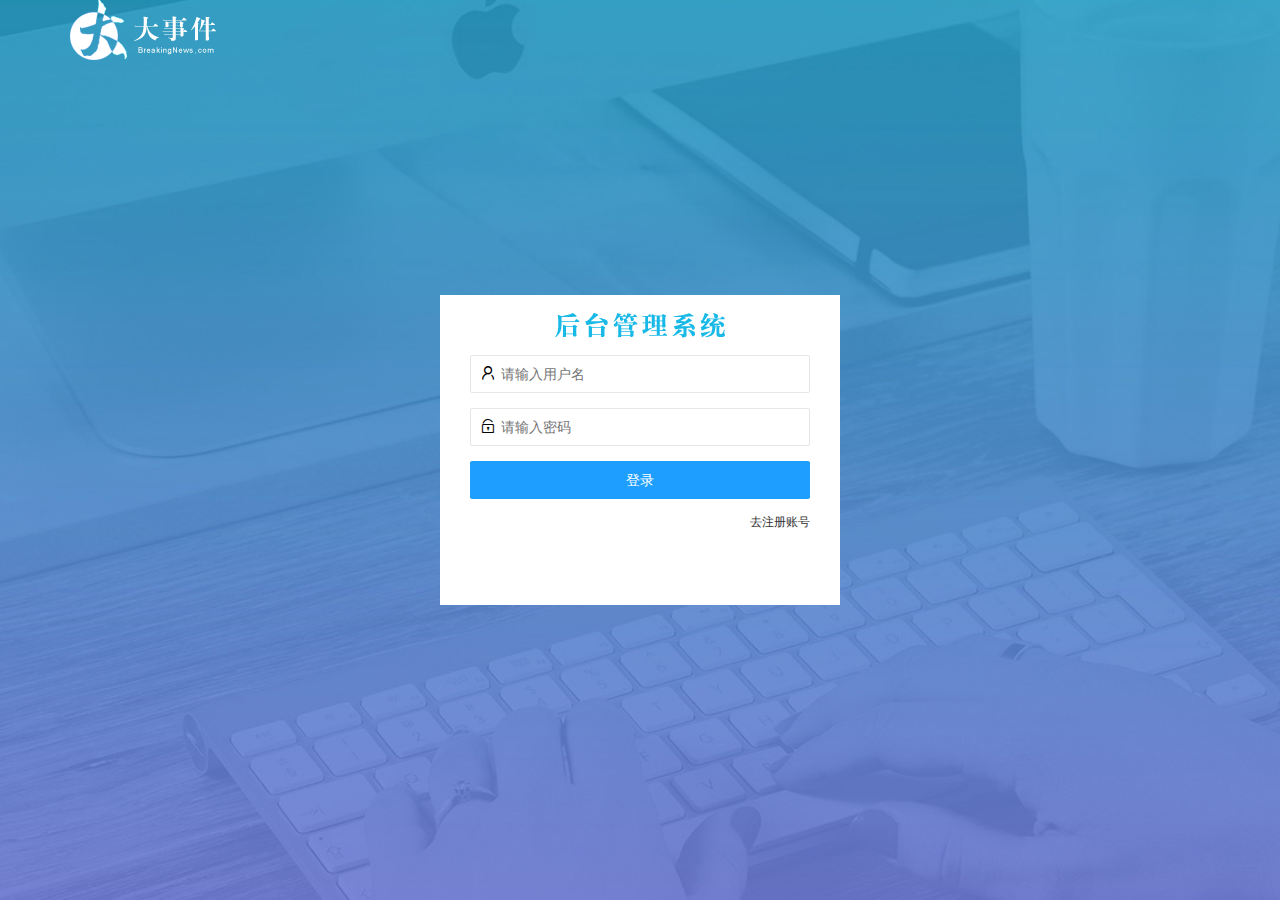
<file: login.html>
<!DOCTYPE html>
<html lang="en">
    <head>
        <meta charset="UTF-8" />
        <meta http-equiv="X-UA-Compatible" content="IE=edge" />
        <meta name="viewport" content="width=device-width, initial-scale=1.0" />
        <title>大事件-登录/注册</title>
        <!-- 导入 layUI 样式 -->
        <link rel="stylesheet" href="/assets/lib/layui/css/layui.css" />

        <!-- 导入登录注册页面样式 -->
        <link rel="stylesheet" href="/assets/css/login.css" />

        <!-- 导入 layUIjs 库 -->
        <script src="/assets/lib/layui/layui.all.js"></script>
        <!-- 导入 jquery 库 -->
        <script src="/assets/lib/jquery.js"></script>
        <!-- 导入ajax前缀处理脚本 -->
        <script src="./assets/js/baseAPI.js"></script>
        <!-- 导入 登录页面 交互脚本 -->
        <script src="/assets/js/login.js"></script>
    </head>
    <body>
        <!-- log区域 -->
        <div class="layui-main">
            <img src="/assets/images/logo.png" alt="" />
        </div>

        <!-- 登录注册区域 -->
        <div class="loginAndRegBox">
            <div class="title-box"></div>
            <!-- 登录表单 -->
            <div class="login-box">
                <form class="layui-form" id="form-login">
                    <!-- 用户名 -->
                    <div class="layui-form-item">
                        <i class="layui-icon layui-icon-username"></i>
                        <input
                            type="text"
                            name="username"
                            required
                            lay-verify="required"
                            placeholder="请输入用户名"
                            autocomplete="off"
                            class="layui-input" />
                    </div>
                    <!-- 密码 -->
                    <div class="layui-form-item">
                        <i class="layui-icon layui-icon-password"></i>
                        <input
                            type="password"
                            name="password"
                            required
                            lay-verify="required|pwd"
                            placeholder="请输入密码"
                            autocomplete="off"
                            class="layui-input" />
                    </div>
                    <!-- 登录按钮 -->
                    <div class="layui-form-item">
                        <!-- 注意：提交按钮和普通按钮的区别在于多了 lay-submit 属性  -->
                        <button class="layui-btn layui-btn-fluid layui-btn-normal" lay-submit>
                            登录
                        </button>
                    </div>
                    <!-- 去注册账号 链接 -->
                    <div class="layui-form-item links">
                        <a href="javascript:;" id="link_reg">去注册账号</a>
                    </div>
                </form>
            </div>
            <!-- 注册表单 -->
            <div class="reg-box">
                <form class="layui-form" action="" id="form-reg">
                    <!-- 用户名 -->
                    <div class="layui-form-item">
                        <i class="layui-icon layui-icon-username"></i>
                        <input
                            type="text"
                            name="username"
                            required
                            lay-verify="required"
                            placeholder="请输入用户名"
                            autocomplete="off"
                            class="layui-input" />
                    </div>
                    <!-- 密码 -->
                    <div class="layui-form-item">
                        <i class="layui-icon layui-icon-password"></i>
                        <input
                            type="password"
                            name="password"
                            required
                            lay-verify="required|pwd"
                            placeholder="请输入密码"
                            autocomplete="off"
                            class="layui-input" />
                    </div>
                    <div class="layui-form-item">
                        <i class="layui-icon layui-icon-password"></i>
                        <input
                            type="password"
                            name="repassword"
                            required
                            lay-verify="required|pwd|repwd"
                            placeholder="再次输入密码"
                            autocomplete="off"
                            class="layui-input" />
                    </div>
                    <!-- 注册按钮 -->
                    <div class="layui-form-item">
                        <button class="layui-btn layui-btn-fluid layui-btn-normal" lay-submit>
                            注册
                        </button>
                    </div>
                    <!-- 去登录按钮 链接 -->
                    <div class="layui-form-item links">
                        <a href="javascript:;" id="link_login">去登录</a>
                    </div>
                </form>
            </div>
        </div>
    </body>
</html>
</file>
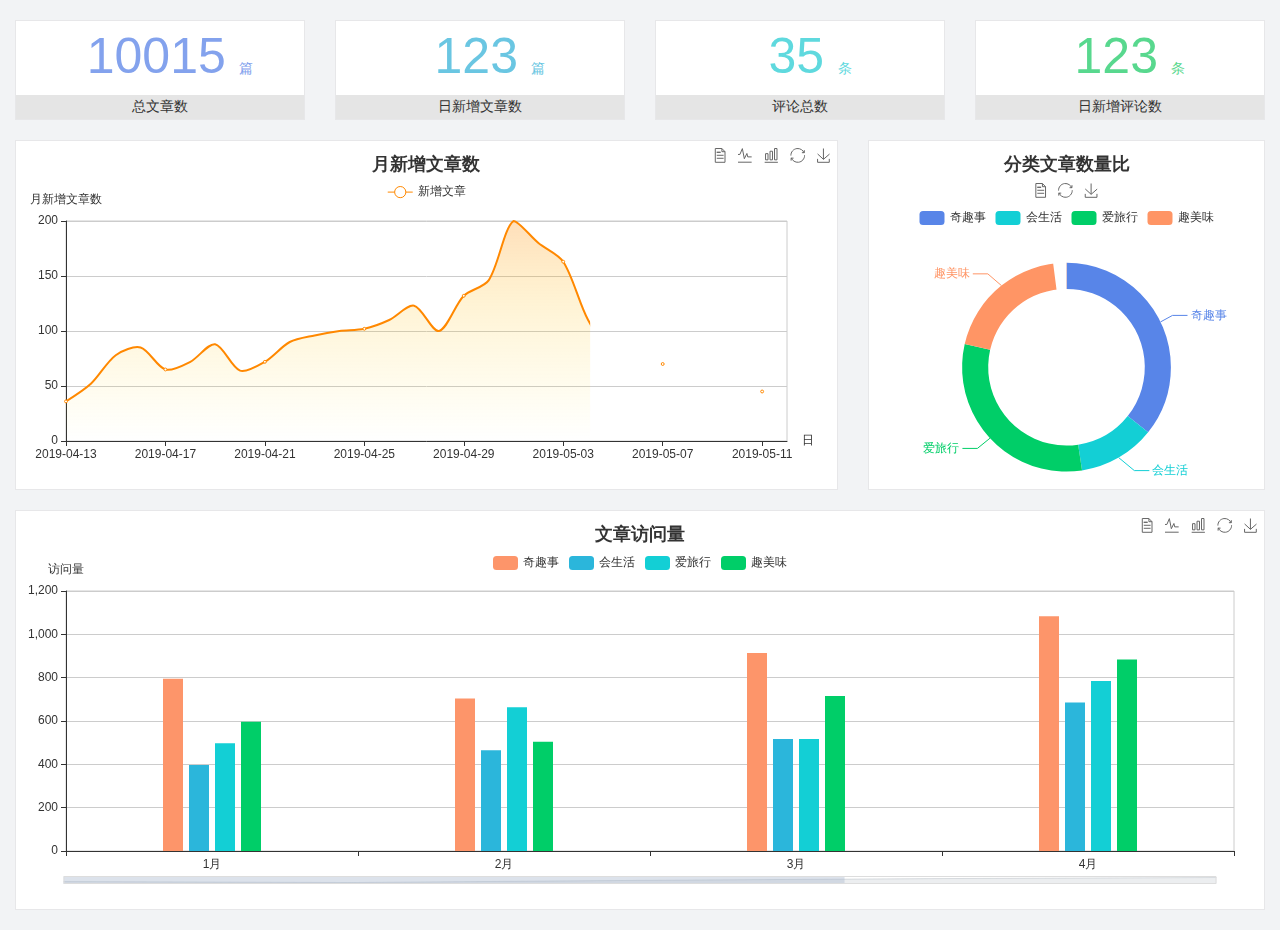
<file: home/dashboard.html>
<!DOCTYPE html>
<html lang="en">
    <head>
        <meta charset="UTF-8" />
        <meta name="viewport" content="width=device-width, initial-scale=1.0" />
        <meta http-equiv="X-UA-Compatible" content="ie=edge" />
        <title>图表统计</title>
        <link rel="stylesheet" href="../assets/lib/bootstrap.css" />
        <link rel="stylesheet" href="../assets/lib/main.css" />
        <script src="../assets/lib/jquery.js"></script>
        <script type="text/javascript" src="../assets/lib/echarts.min.js"></script>
    </head>

    <body>
        <div class="container-fluid">
            <div class="row spannel_list">
                <div class="col-sm-3 col-xs-6">
                    <div class="spannel">
                        <em>10015</em>
                        <span>篇</span>
                        <b>总文章数</b>
                    </div>
                </div>
                <div class="col-sm-3 col-xs-6">
                    <div class="spannel scolor01">
                        <em>123</em>
                        <span>篇</span>
                        <b>日新增文章数</b>
                    </div>
                </div>
                <div class="col-sm-3 col-xs-6">
                    <div class="spannel scolor02">
                        <em>35</em>
                        <span>条</span>
                        <b>评论总数</b>
                    </div>
                </div>
                <div class="col-sm-3 col-xs-6">
                    <div class="spannel scolor03">
                        <em>123</em>
                        <span>条</span>
                        <b>日新增评论数</b>
                    </div>
                </div>
            </div>
        </div>

        <div class="container-fluid">
            <div class="row curve-pie">
                <div class="col-lg-8 col-md-8">
                    <div class="gragh_pannel" id="curve_show"></div>
                </div>
                <div class="col-lg-4 col-md-4">
                    <div class="gragh_pannel" id="pie_show"></div>
                </div>
            </div>
        </div>

        <div class="container-fluid">
            <div class="column_pannel" id="column_show"></div>
        </div>

        <script>
            var oChart = echarts.init(document.getElementById('curve_show'));
            var aList_all = [
                { count: 36, date: '2019-04-13' },
                { count: 52, date: '2019-04-14' },
                { count: 78, date: '2019-04-15' },
                { count: 85, date: '2019-04-16' },
                { count: 65, date: '2019-04-17' },
                { count: 72, date: '2019-04-18' },
                { count: 88, date: '2019-04-19' },
                { count: 64, date: '2019-04-20' },
                { count: 72, date: '2019-04-21' },
                { count: 90, date: '2019-04-22' },
                { count: 96, date: '2019-04-23' },
                { count: 100, date: '2019-04-24' },
                { count: 102, date: '2019-04-25' },
                { count: 110, date: '2019-04-26' },
                { count: 123, date: '2019-04-27' },
                { count: 100, date: '2019-04-28' },
                { count: 132, date: '2019-04-29' },
                { count: 146, date: '2019-04-30' },
                { count: 200, date: '2019-05-01' },
                { count: 180, date: '2019-05-02' },
                { count: 163, date: '2019-05-03' },
                { count: 110, date: '2019-05-04' },
                { count: 80, date: '2019-05-05' },
                { count: 82, date: '2019-05-06' },
                { count: 70, date: '2019-05-07' },
                { count: 65, date: '2019-05-08' },
                { count: 54, date: '2019-05-09' },
                { count: 40, date: '2019-05-10' },
                { count: 45, date: '2019-05-11' },
                { count: 38, date: '2019-05-12' },
            ];

            let aCount = [];
            let aDate = [];

            for (var i = 0; i < aList_all.length; i++) {
                aCount.push(aList_all[i].count);
                aDate.push(aList_all[i].date);
            }

            var chartopt = {
                title: {
                    text: '月新增文章数',
                    left: 'center',
                    top: '10',
                },
                tooltip: {
                    trigger: 'axis',
                },
                legend: {
                    data: ['新增文章'],
                    top: '40',
                },
                toolbox: {
                    show: true,
                    feature: {
                        mark: { show: true },
                        dataView: { show: true, readOnly: false },
                        magicType: { show: true, type: ['line', 'bar'] },
                        restore: { show: true },
                        saveAsImage: { show: true },
                    },
                },
                calculable: true,
                xAxis: [
                    {
                        name: '日',
                        type: 'category',
                        boundaryGap: false,
                        data: aDate,
                    },
                ],
                yAxis: [
                    {
                        name: '月新增文章数',
                        type: 'value',
                    },
                ],
                series: [
                    {
                        name: '新增文章',
                        type: 'line',
                        smooth: true,
                        itemStyle: {
                            normal: { areaStyle: { type: 'default' }, color: '#f80' },
                            lineStyle: { color: '#f80' },
                        },
                        data: aCount,
                    },
                ],
                areaStyle: {
                    normal: {
                        color: new echarts.graphic.LinearGradient(0, 0, 0, 1, [
                            {
                                offset: 0,
                                color: 'rgba(255,136,0,0.39)',
                            },
                            {
                                offset: 0.34,
                                color: 'rgba(255,180,0,0.25)',
                            },
                            {
                                offset: 1,
                                color: 'rgba(255,222,0,0.00)',
                            },
                        ]),
                    },
                },
                grid: {
                    show: true,
                    x: 50,
                    x2: 50,
                    y: 80,
                    height: 220,
                },
            };

            oChart.setOption(chartopt);

            var oPie = echarts.init(document.getElementById('pie_show'));
            var oPieopt = {
                title: {
                    top: 10,
                    text: '分类文章数量比',
                    x: 'center',
                },
                tooltip: {
                    trigger: 'item',
                    formatter: '{a} <br/>{b} : {c} ({d}%)',
                },
                color: ['#5885e8', '#13cfd5', '#00ce68', '#ff9565'],
                legend: {
                    x: 'center',
                    top: 65,
                    data: ['奇趣事', '会生活', '爱旅行', '趣美味'],
                },
                toolbox: {
                    show: true,
                    x: 'center',
                    top: 35,
                    feature: {
                        mark: { show: true },
                        dataView: { show: true, readOnly: false },
                        magicType: {
                            show: true,
                            type: ['pie', 'funnel'],
                            option: {
                                funnel: {
                                    x: '25%',
                                    width: '50%',
                                    funnelAlign: 'left',
                                    max: 1548,
                                },
                            },
                        },
                        restore: { show: true },
                        saveAsImage: { show: true },
                    },
                },
                calculable: true,
                series: [
                    {
                        name: '访问来源',
                        type: 'pie',
                        radius: ['45%', '60%'],
                        center: ['50%', '65%'],
                        data: [
                            { value: 300, name: '奇趣事' },
                            { value: 100, name: '会生活' },
                            { value: 260, name: '爱旅行' },
                            { value: 180, name: '趣美味' },
                        ],
                    },
                ],
            };
            oPie.setOption(oPieopt);

            var oColumn = this.echarts.init(document.getElementById('column_show'));
            var oColumnopt = {
                title: {
                    text: '文章访问量',
                    left: 'center',
                    top: '10',
                },
                tooltip: {
                    trigger: 'axis',
                },
                legend: {
                    data: ['奇趣事', '会生活', '爱旅行', '趣美味'],
                    top: '40',
                },
                toolbox: {
                    show: true,
                    feature: {
                        mark: { show: true },
                        dataView: { show: true, readOnly: false },
                        magicType: { show: true, type: ['line', 'bar'] },
                        restore: { show: true },
                        saveAsImage: { show: true },
                    },
                },
                calculable: true,
                xAxis: [
                    {
                        type: 'category',
                        data: ['1月', '2月', '3月', '4月', '5月'],
                    },
                ],
                yAxis: [
                    {
                        name: '访问量',
                        type: 'value',
                    },
                ],
                series: [
                    {
                        name: '奇趣事',
                        type: 'bar',
                        barWidth: 20,
                        itemStyle: {
                            normal: { areaStyle: { type: 'default' }, color: '#fd956a' },
                        },
                        data: [800, 708, 920, 1090, 1200],
                    },
                    {
                        name: '会生活',
                        type: 'bar',
                        barWidth: 20,
                        itemStyle: {
                            normal: { areaStyle: { type: 'default' }, color: '#2bb6db' },
                        },
                        data: [400, 468, 520, 690, 800],
                    },
                    {
                        name: '爱旅行',
                        type: 'bar',
                        barWidth: 20,
                        itemStyle: {
                            normal: { areaStyle: { type: 'default' }, color: '#13cfd5' },
                        },
                        data: [500, 668, 520, 790, 900],
                    },
                    {
                        name: '趣美味',
                        type: 'bar',
                        barWidth: 20,
                        itemStyle: {
                            normal: { areaStyle: { type: 'default' }, color: '#00ce68' },
                        },
                        data: [600, 508, 720, 890, 1000],
                    },
                ],
                grid: {
                    show: true,
                    x: 50,
                    x2: 30,
                    y: 80,
                    height: 260,
                },
                dataZoom: [
                    //给x轴设置滚动条
                    {
                        start: 0, //默认为0
                        end: 100 - 1000 / 31, //默认为100
                        type: 'slider',
                        show: true,
                        xAxisIndex: [0],
                        handleSize: 0, //滑动条的 左右2个滑动条的大小
                        height: 8, //组件高度
                        left: 45, //左边的距离
                        right: 50, //右边的距离
                        bottom: 26, //右边的距离
                        handleColor: '#ddd', //h滑动图标的颜色
                        handleStyle: {
                            borderColor: '#cacaca',
                            borderWidth: '1',
                            shadowBlur: 2,
                            background: '#ddd',
                            shadowColor: '#ddd',
                        },
                    },
                ],
            };
            oColumn.setOption(oColumnopt);
        </script>
    </body>
</html>
</file>
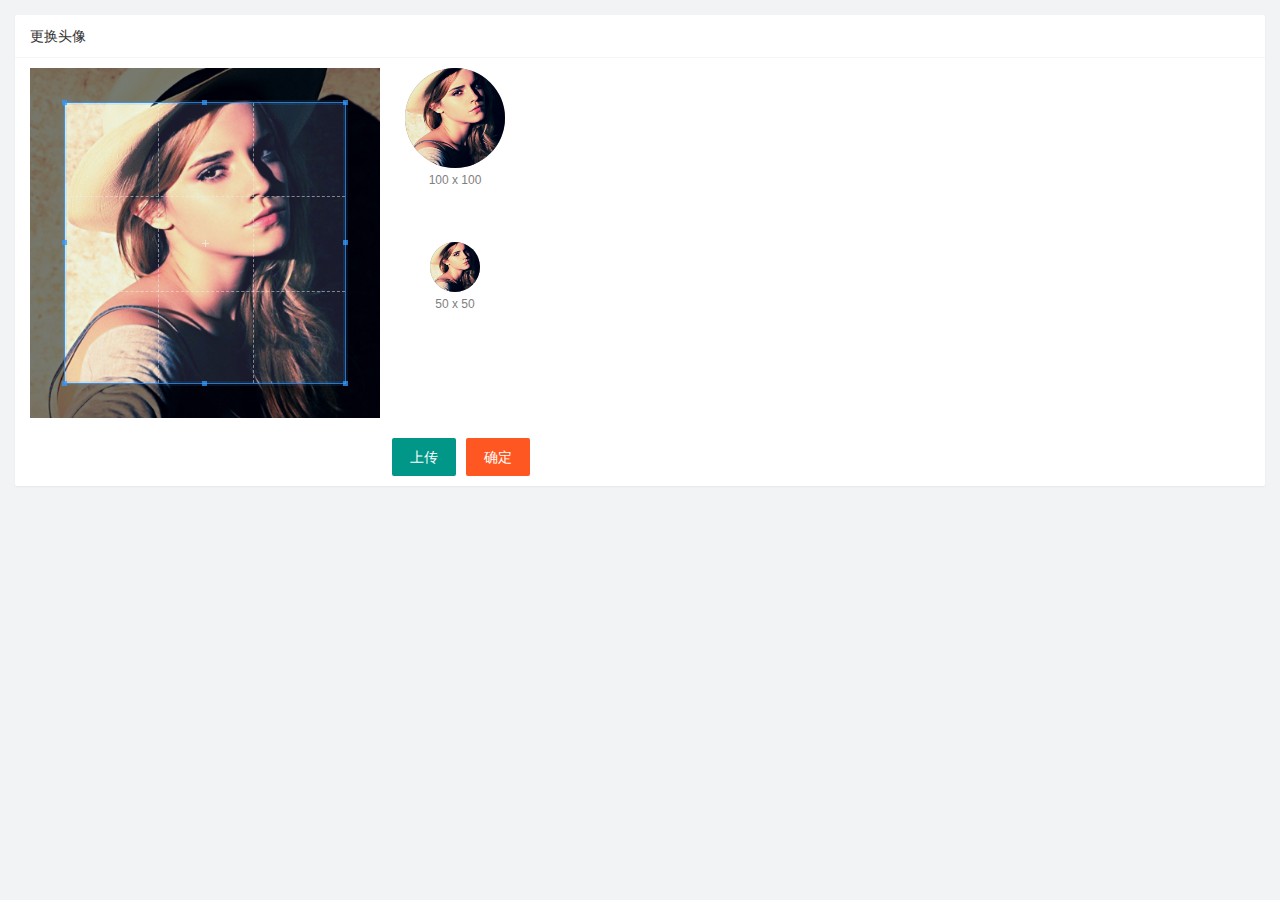
<file: user/user_avatar.html>
<!DOCTYPE html>
<html lang="en">
    <head>
        <meta charset="UTF-8" />
        <meta http-equiv="X-UA-Compatible" content="IE=edge" />
        <meta name="viewport" content="width=device-width, initial-scale=1.0" />
        <title>Document</title>

        <!-- 导入 layui 样式库 -->
        <link rel="stylesheet" href="/assets/lib/layui/css/layui.css" />

        <link rel="stylesheet" href="/assets/lib/cropper/cropper.css" />

        <!-- 导入自定义的样式库 -->
        <link rel="stylesheet" href="/assets/css/user/user_avator.css" />
    </head>
    <body>
        <div class="layui-card">
            <div class="layui-card-header">更换头像</div>
            <div class="layui-card-body">
                <!-- 第一行的图片裁剪和预览区域 -->
                <div class="row1">
                    <!-- 图片裁剪区域 -->
                    <div class="cropper-box">
                        <!-- 这个 img 标签很重要，将来会把它初始化为裁剪区域 -->
                        <img id="image" src="/assets/images/sample.jpg" />
                    </div>
                    <!-- 图片的预览区域 -->
                    <div class="preview-box">
                        <div>
                            <!-- 宽高为 100px 的预览区域 -->
                            <div class="img-preview w100"></div>
                            <p class="size">100 x 100</p>
                        </div>
                        <div>
                            <!-- 宽高为 50px 的预览区域 -->
                            <div class="img-preview w50"></div>
                            <p class="size">50 x 50</p>
                        </div>
                    </div>
                </div>

                <!-- 第二行的按钮区域 -->
                <div class="row2">
                    <!-- 创建一个文件选择框 -->
                    <input
                        type="file"
                        name=""
                        id="file"
                        accept="image/png,image/jpeg
                    " />
                    <button type="button" class="layui-btn" id="btnSelector">上传</button>
                    <button type="button" class="layui-btn layui-btn-danger" id="btnUpload">
                        确定
                    </button>
                </div>
            </div>
        </div>

        <script src="/assets/lib/jquery.js"></script>
        <script src="/assets/lib/cropper/Cropper.js"></script>
        <script src="/assets/lib/cropper/jquery-cropper.js"></script>

        <script src="/assets/lib/layui/layui.all.js"></script>
        <script src="/assets/js/baseAPI.js"></script>

        <script src="/assets/js/user/user_avator.js"></script>
    </body>
</html>
</file>
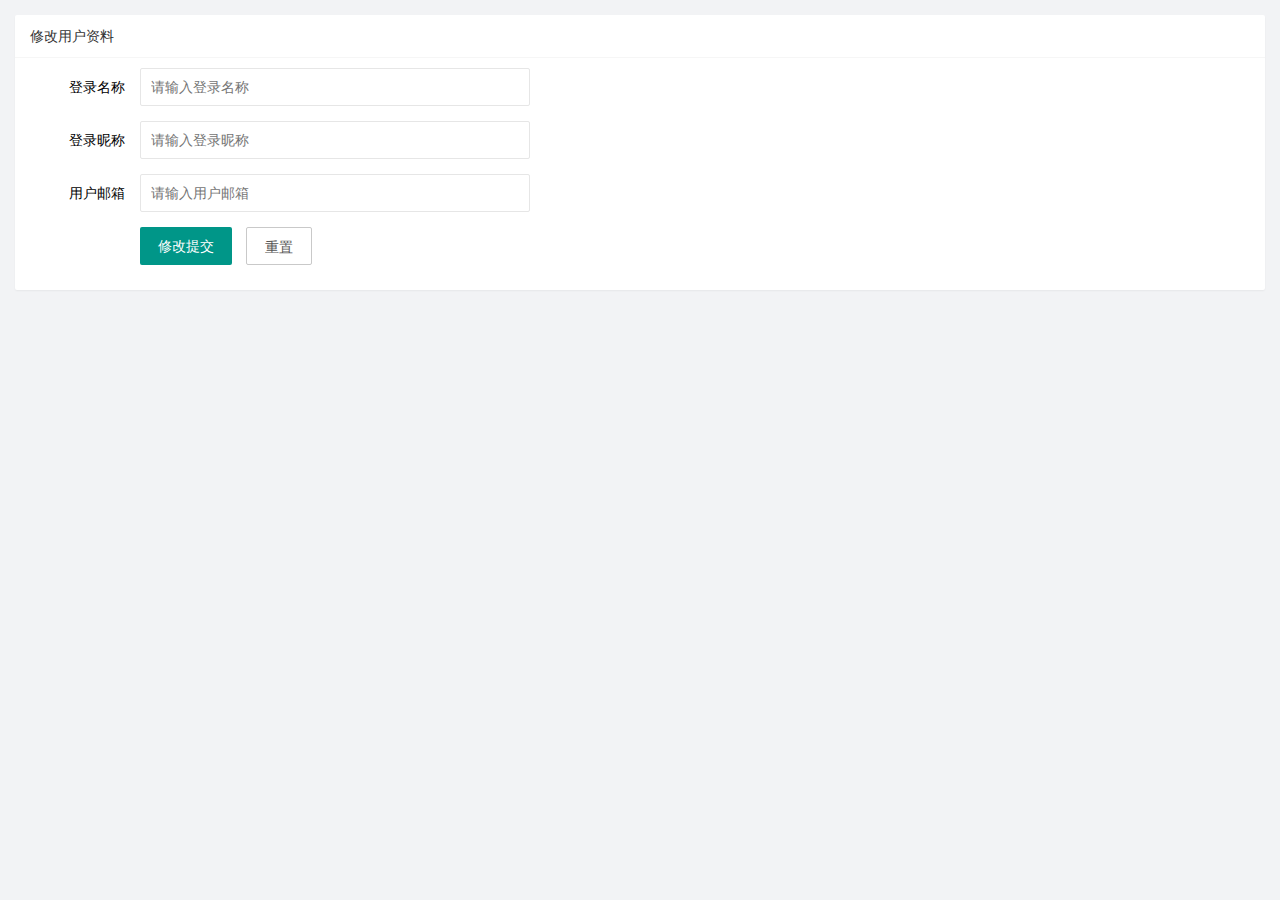
<file: user/user_info.html>
<!DOCTYPE html>
<html lang="en">
    <head>
        <meta charset="UTF-8" />
        <meta http-equiv="X-UA-Compatible" content="IE=edge" />
        <meta name="viewport" content="width=device-width, initial-scale=1.0" />
        <title>Document</title>
        <!-- 引入layui的样式 -->
        <link rel="stylesheet" href="../assets/lib/layui/css/layui.css" />

        <!-- 导入自定义样式 -->
        <link rel="stylesheet" href="../assets/css/user/user_info.css" />
    </head>
    <body>
        <div class="layui-card">
            <div class="layui-card-header">修改用户资料</div>
            <div class="layui-card-body">
                <form class="layui-form" lay-filter="formUserInfo">
                    <!-- 这是隐藏域 -->
                    <input type="hidden" name="id" value="" />
                    <div class="layui-form-item">
                        <label class="layui-form-label">登录名称</label>
                        <div class="layui-input-block">
                            <input
                                type="text"
                                name="username"
                                required
                                lay-verify="required"
                                placeholder="请输入登录名称"
                                autocomplete="off"
                                class="layui-input"
                                readonly />
                        </div>
                    </div>
                    <div class="layui-form-item">
                        <label class="layui-form-label">登录昵称</label>
                        <div class="layui-input-block">
                            <input
                                type="text"
                                name="nickname"
                                required
                                lay-verify="required|nickname"
                                placeholder="请输入登录昵称"
                                autocomplete="off"
                                class="layui-input" />
                        </div>
                    </div>
                    <div class="layui-form-item">
                        <label class="layui-form-label">用户邮箱</label>
                        <div class="layui-input-block">
                            <input
                                type="text"
                                name="email"
                                required
                                lay-verify="required|email"
                                placeholder="请输入用户邮箱"
                                autocomplete="off"
                                class="layui-input" />
                        </div>
                    </div>
                    <div class="layui-form-item">
                        <div class="layui-input-block">
                            <button class="layui-btn" lay-submit lay-filter="formDemo">
                                修改提交
                            </button>
                            <button type="reset" class="layui-btn layui-btn-primary" id="btnreset">
                                重置
                            </button>
                        </div>
                    </div>
                </form>
            </div>
        </div>

        <!-- 导入 layui 的 js -->
        <script src="/assets/lib/layui/layui.all.js"></script>
        <!-- 导入 jquery -->
        <script src="/assets/lib/jquery.js"></script>
        <!-- 导入 baseAPI -->
        <script src="/assets/js/baseAPI.js"></script>
        <!-- 导入自己的 js -->
        <script src="/assets/js/user/user_info.js"></script>
    </body>
</html>
</file>
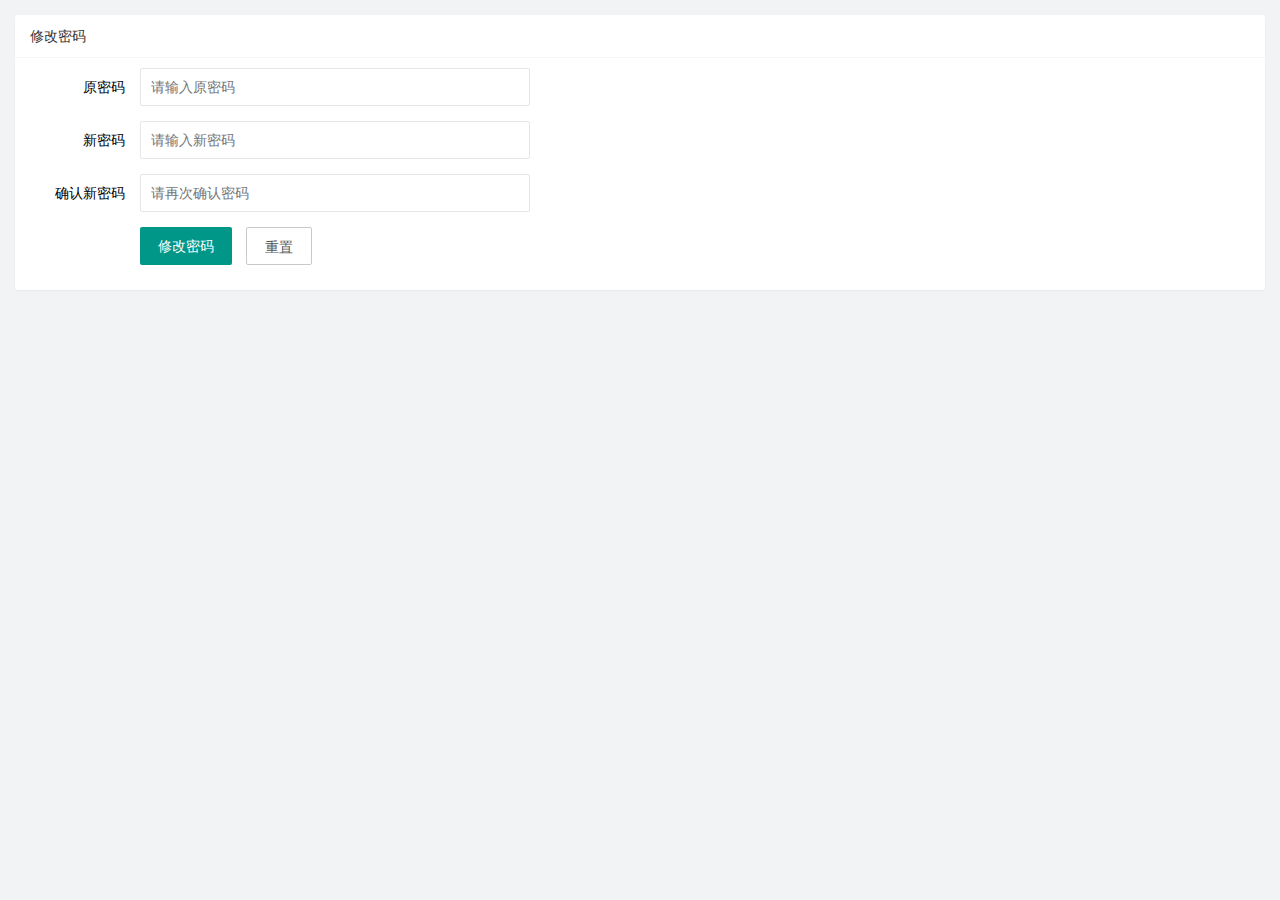
<file: user/user_pwd.html>
<!DOCTYPE html>
<html lang="en">
    <head>
        <meta charset="UTF-8" />
        <meta http-equiv="X-UA-Compatible" content="IE=edge" />
        <meta name="viewport" content="width=device-width, initial-scale=1.0" />
        <title>Document</title>
        <!-- 导入 layui 样式库 -->
        <link rel="stylesheet" href="../assets/lib/layui/css/layui.css" />

        <!-- 导入自定义样式 -->
        <link rel="stylesheet" href="../assets/css/user/user_pwd.css" />
    </head>
    <body>
        <div class="layui-card">
            <div class="layui-card-header">修改密码</div>
            <div class="layui-card-body">
                <form class="layui-form" action="">
                    <div class="layui-form-item">
                        <label class="layui-form-label">原密码</label>
                        <div class="layui-input-block">
                            <input
                                type="password"
                                name="oldPwd"
                                required
                                lay-verify="required|pwd"
                                placeholder="请输入原密码"
                                autocomplete="off"
                                class="layui-input" />
                        </div>
                    </div>
                    <div class="layui-form-item">
                        <label class="layui-form-label">新密码</label>
                        <div class="layui-input-block">
                            <input
                                type="password"
                                name="newPwd"
                                required
                                lay-verify="required|pwd|samePwd"
                                placeholder="请输入新密码"
                                autocomplete="off"
                                class="layui-input" />
                        </div>
                    </div>
                    <div class="layui-form-item">
                        <label class="layui-form-label">确认新密码</label>
                        <div class="layui-input-block">
                            <input
                                type="password"
                                name="rePwd"
                                required
                                lay-verify="required|pwd|rePwd"
                                placeholder="请再次确认密码"
                                autocomplete="off"
                                class="layui-input" />
                        </div>
                    </div>

                    <div class="layui-form-item">
                        <div class="layui-input-block">
                            <button class="layui-btn" lay-submit lay-filter="formDemo">
                                修改密码
                            </button>
                            <button type="reset" class="layui-btn layui-btn-primary">重置</button>
                        </div>
                    </div>
                </form>
            </div>
        </div>

        <!-- 导入 layui js库 -->
        <script src="/assets/lib/layui/layui.all.js"></script>
        <!-- 导入jquery 库 -->
        <script src="/assets/lib/jquery.js"></script>
        <!-- 导入 baseAPI  -->
        <script src="/assets/js/baseAPI.js"></script>
        <!-- 导入自定义脚本 -->
        <script src="/assets/js/user/user_pwd.js"></script>
    </body>
</html>
</file>
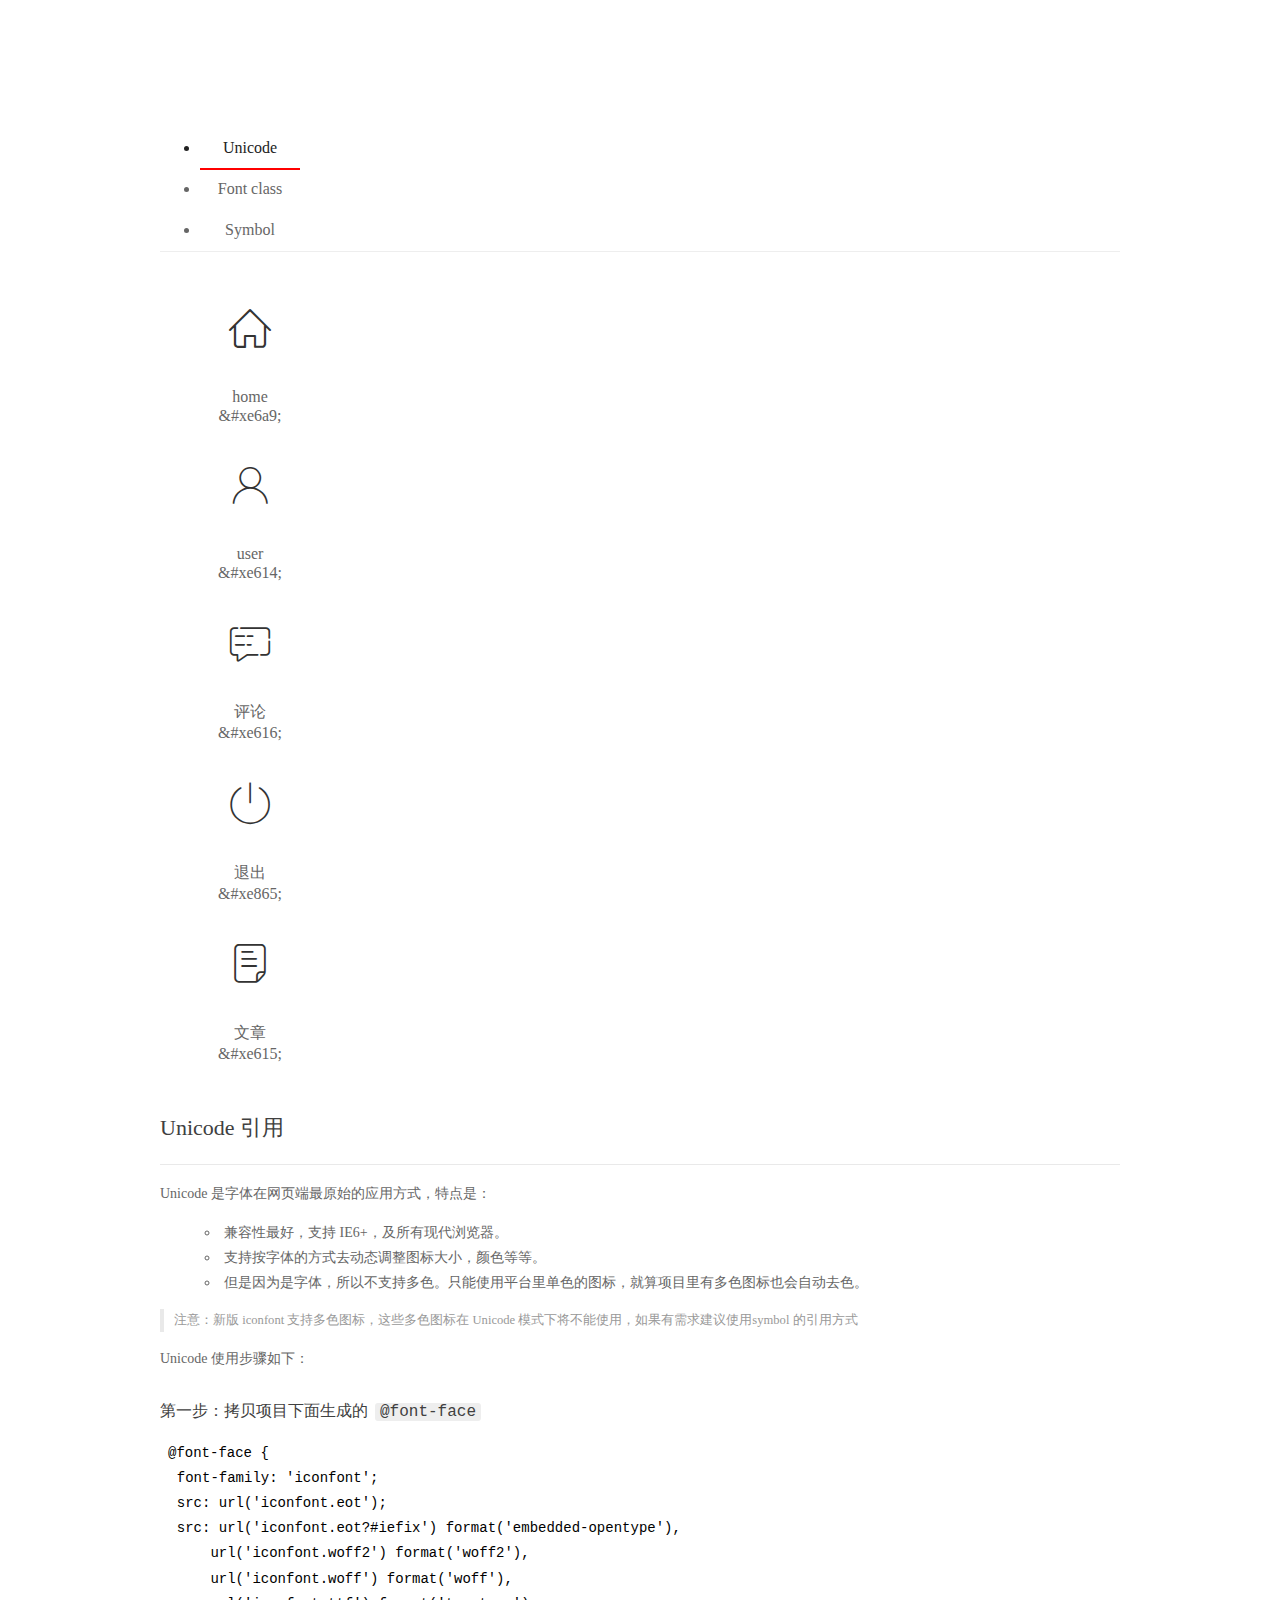
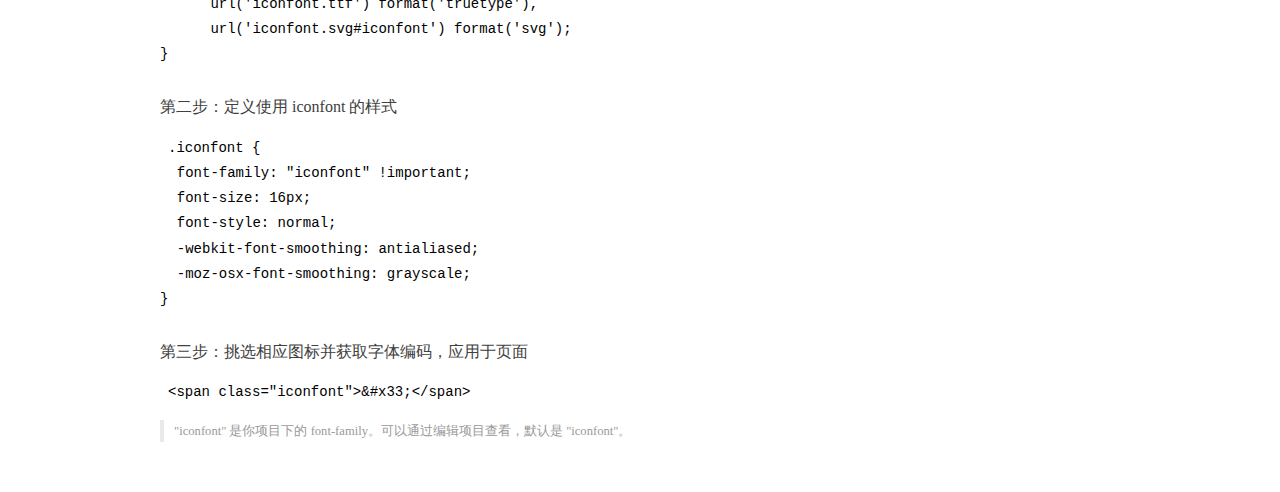
<file: assets/fonts/demo_index.html>
<!DOCTYPE html>
<html>
<head>
  <meta charset="utf-8"/>
  <title>IconFont Demo</title>
  <link rel="shortcut icon" href="https://gtms04.alicdn.com/tps/i4/TB1_oz6GVXXXXaFXpXXJDFnIXXX-64-64.ico" type="image/x-icon"/>
  <link rel="stylesheet" href="https://g.alicdn.com/thx/cube/1.3.2/cube.min.css">
  <link rel="stylesheet" href="demo.css">
  <link rel="stylesheet" href="iconfont.css">
  <script src="iconfont.js"></script>
  <!-- jQuery -->
  <script src="https://a1.alicdn.com/oss/uploads/2018/12/26/7bfddb60-08e8-11e9-9b04-53e73bb6408b.js"></script>
  <!-- 代码高亮 -->
  <script src="https://a1.alicdn.com/oss/uploads/2018/12/26/a3f714d0-08e6-11e9-8a15-ebf944d7534c.js"></script>
</head>
<body>
  <div class="main">
    <h1 class="logo"><a href="https://www.iconfont.cn/" title="iconfont 首页" target="_blank">&#xe86b;</a></h1>
    <div class="nav-tabs">
      <ul id="tabs" class="dib-box">
        <li class="dib active"><span>Unicode</span></li>
        <li class="dib"><span>Font class</span></li>
        <li class="dib"><span>Symbol</span></li>
      </ul>
      
    </div>
    <div class="tab-container">
      <div class="content unicode" style="display: block;">
          <ul class="icon_lists dib-box">
          
            <li class="dib">
              <span class="icon iconfont">&#xe6a9;</span>
                <div class="name">home</div>
                <div class="code-name">&amp;#xe6a9;</div>
              </li>
          
            <li class="dib">
              <span class="icon iconfont">&#xe614;</span>
                <div class="name">user</div>
                <div class="code-name">&amp;#xe614;</div>
              </li>
          
            <li class="dib">
              <span class="icon iconfont">&#xe616;</span>
                <div class="name">评论</div>
                <div class="code-name">&amp;#xe616;</div>
              </li>
          
            <li class="dib">
              <span class="icon iconfont">&#xe865;</span>
                <div class="name">退出</div>
                <div class="code-name">&amp;#xe865;</div>
              </li>
          
            <li class="dib">
              <span class="icon iconfont">&#xe615;</span>
                <div class="name">文章</div>
                <div class="code-name">&amp;#xe615;</div>
              </li>
          
          </ul>
          <div class="article markdown">
          <h2 id="unicode-">Unicode 引用</h2>
          <hr>

          <p>Unicode 是字体在网页端最原始的应用方式，特点是：</p>
          <ul>
            <li>兼容性最好，支持 IE6+，及所有现代浏览器。</li>
            <li>支持按字体的方式去动态调整图标大小，颜色等等。</li>
            <li>但是因为是字体，所以不支持多色。只能使用平台里单色的图标，就算项目里有多色图标也会自动去色。</li>
          </ul>
          <blockquote>
            <p>注意：新版 iconfont 支持多色图标，这些多色图标在 Unicode 模式下将不能使用，如果有需求建议使用symbol 的引用方式</p>
          </blockquote>
          <p>Unicode 使用步骤如下：</p>
          <h3 id="-font-face">第一步：拷贝项目下面生成的 <code>@font-face</code></h3>
<pre><code class="language-css"
>@font-face {
  font-family: 'iconfont';
  src: url('iconfont.eot');
  src: url('iconfont.eot?#iefix') format('embedded-opentype'),
      url('iconfont.woff2') format('woff2'),
      url('iconfont.woff') format('woff'),
      url('iconfont.ttf') format('truetype'),
      url('iconfont.svg#iconfont') format('svg');
}
</code></pre>
          <h3 id="-iconfont-">第二步：定义使用 iconfont 的样式</h3>
<pre><code class="language-css"
>.iconfont {
  font-family: "iconfont" !important;
  font-size: 16px;
  font-style: normal;
  -webkit-font-smoothing: antialiased;
  -moz-osx-font-smoothing: grayscale;
}
</code></pre>
          <h3 id="-">第三步：挑选相应图标并获取字体编码，应用于页面</h3>
<pre>
<code class="language-html"
>&lt;span class="iconfont"&gt;&amp;#x33;&lt;/span&gt;
</code></pre>
          <blockquote>
            <p>"iconfont" 是你项目下的 font-family。可以通过编辑项目查看，默认是 "iconfont"。</p>
          </blockquote>
          </div>
      </div>
      <div class="content font-class">
        <ul class="icon_lists dib-box">
          
          <li class="dib">
            <span class="icon iconfont icon-home"></span>
            <div class="name">
              home
            </div>
            <div class="code-name">.icon-home
            </div>
          </li>
          
          <li class="dib">
            <span class="icon iconfont icon-user"></span>
            <div class="name">
              user
            </div>
            <div class="code-name">.icon-user
            </div>
          </li>
          
          <li class="dib">
            <span class="icon iconfont icon-pinglun"></span>
            <div class="name">
              评论
            </div>
            <div class="code-name">.icon-pinglun
            </div>
          </li>
          
          <li class="dib">
            <span class="icon iconfont icon-tuichu"></span>
            <div class="name">
              退出
            </div>
            <div class="code-name">.icon-tuichu
            </div>
          </li>
          
          <li class="dib">
            <span class="icon iconfont icon-16"></span>
            <div class="name">
              文章
            </div>
            <div class="code-name">.icon-16
            </div>
          </li>
          
        </ul>
        <div class="article markdown">
        <h2 id="font-class-">font-class 引用</h2>
        <hr>

        <p>font-class 是 Unicode 使用方式的一种变种，主要是解决 Unicode 书写不直观，语意不明确的问题。</p>
        <p>与 Unicode 使用方式相比，具有如下特点：</p>
        <ul>
          <li>兼容性良好，支持 IE8+，及所有现代浏览器。</li>
          <li>相比于 Unicode 语意明确，书写更直观。可以很容易分辨这个 icon 是什么。</li>
          <li>因为使用 class 来定义图标，所以当要替换图标时，只需要修改 class 里面的 Unicode 引用。</li>
          <li>不过因为本质上还是使用的字体，所以多色图标还是不支持的。</li>
        </ul>
        <p>使用步骤如下：</p>
        <h3 id="-fontclass-">第一步：引入项目下面生成的 fontclass 代码：</h3>
<pre><code class="language-html">&lt;link rel="stylesheet" href="./iconfont.css"&gt;
</code></pre>
        <h3 id="-">第二步：挑选相应图标并获取类名，应用于页面：</h3>
<pre><code class="language-html">&lt;span class="iconfont icon-xxx"&gt;&lt;/span&gt;
</code></pre>
        <blockquote>
          <p>"
            iconfont" 是你项目下的 font-family。可以通过编辑项目查看，默认是 "iconfont"。</p>
        </blockquote>
      </div>
      </div>
      <div class="content symbol">
          <ul class="icon_lists dib-box">
          
            <li class="dib">
                <svg class="icon svg-icon" aria-hidden="true">
                  <use xlink:href="#icon-home"></use>
                </svg>
                <div class="name">home</div>
                <div class="code-name">#icon-home</div>
            </li>
          
            <li class="dib">
                <svg class="icon svg-icon" aria-hidden="true">
                  <use xlink:href="#icon-user"></use>
                </svg>
                <div class="name">user</div>
                <div class="code-name">#icon-user</div>
            </li>
          
            <li class="dib">
                <svg class="icon svg-icon" aria-hidden="true">
                  <use xlink:href="#icon-pinglun"></use>
                </svg>
                <div class="name">评论</div>
                <div class="code-name">#icon-pinglun</div>
            </li>
          
            <li class="dib">
                <svg class="icon svg-icon" aria-hidden="true">
                  <use xlink:href="#icon-tuichu"></use>
                </svg>
                <div class="name">退出</div>
                <div class="code-name">#icon-tuichu</div>
            </li>
          
            <li class="dib">
                <svg class="icon svg-icon" aria-hidden="true">
                  <use xlink:href="#icon-16"></use>
                </svg>
                <div class="name">文章</div>
                <div class="code-name">#icon-16</div>
            </li>
          
          </ul>
          <div class="article markdown">
          <h2 id="symbol-">Symbol 引用</h2>
          <hr>

          <p>这是一种全新的使用方式，应该说这才是未来的主流，也是平台目前推荐的用法。相关介绍可以参考这篇<a href="">文章</a>
            这种用法其实是做了一个 SVG 的集合，与另外两种相比具有如下特点：</p>
          <ul>
            <li>支持多色图标了，不再受单色限制。</li>
            <li>通过一些技巧，支持像字体那样，通过 <code>font-size</code>, <code>color</code> 来调整样式。</li>
            <li>兼容性较差，支持 IE9+，及现代浏览器。</li>
            <li>浏览器渲染 SVG 的性能一般，还不如 png。</li>
          </ul>
          <p>使用步骤如下：</p>
          <h3 id="-symbol-">第一步：引入项目下面生成的 symbol 代码：</h3>
<pre><code class="language-html">&lt;script src="./iconfont.js"&gt;&lt;/script&gt;
</code></pre>
          <h3 id="-css-">第二步：加入通用 CSS 代码（引入一次就行）：</h3>
<pre><code class="language-html">&lt;style&gt;
.icon {
  width: 1em;
  height: 1em;
  vertical-align: -0.15em;
  fill: currentColor;
  overflow: hidden;
}
&lt;/style&gt;
</code></pre>
          <h3 id="-">第三步：挑选相应图标并获取类名，应用于页面：</h3>
<pre><code class="language-html">&lt;svg class="icon" aria-hidden="true"&gt;
  &lt;use xlink:href="#icon-xxx"&gt;&lt;/use&gt;
&lt;/svg&gt;
</code></pre>
          </div>
      </div>

    </div>
  </div>
  <script>
  $(document).ready(function () {
      $('.tab-container .content:first').show()

      $('#tabs li').click(function (e) {
        var tabContent = $('.tab-container .content')
        var index = $(this).index()

        if ($(this).hasClass('active')) {
          return
        } else {
          $('#tabs li').removeClass('active')
          $(this).addClass('active')

          tabContent.hide().eq(index).fadeIn()
        }
      })
    })
  </script>
</body>
</html>
</file>
<file: assets/lib/layui/css/layui.css>
/** layui-v2.5.5 MIT License By https://www.layui.com */
 .layui-inline,img{display:inline-block;vertical-align:middle}h1,h2,h3,h4,h5,h6{font-weight:400}.layui-edge,.layui-header,.layui-inline,.layui-main{position:relative}.layui-body,.layui-edge,.layui-elip{overflow:hidden}.layui-btn,.layui-edge,.layui-inline,img{vertical-align:middle}.layui-btn,.layui-disabled,.layui-icon,.layui-unselect{-moz-user-select:none;-webkit-user-select:none;-ms-user-select:none}.layui-elip,.layui-form-checkbox span,.layui-form-pane .layui-form-label{text-overflow:ellipsis;white-space:nowrap}.layui-breadcrumb,.layui-tree-btnGroup{visibility:hidden}blockquote,body,button,dd,div,dl,dt,form,h1,h2,h3,h4,h5,h6,input,li,ol,p,pre,td,textarea,th,ul{margin:0;padding:0;-webkit-tap-highlight-color:rgba(0,0,0,0)}a:active,a:hover{outline:0}img{border:none}li{list-style:none}table{border-collapse:collapse;border-spacing:0}h4,h5,h6{font-size:100%}button,input,optgroup,option,select,textarea{font-family:inherit;font-size:inherit;font-style:inherit;font-weight:inherit;outline:0}pre{white-space:pre-wrap;white-space:-moz-pre-wrap;white-space:-pre-wrap;white-space:-o-pre-wrap;word-wrap:break-word}body{line-height:24px;font:14px Helvetica Neue,Helvetica,PingFang SC,Tahoma,Arial,sans-serif}hr{height:1px;margin:10px 0;border:0;clear:both}a{color:#333;text-decoration:none}a:hover{color:#777}a cite{font-style:normal;*cursor:pointer}.layui-border-box,.layui-border-box *{box-sizing:border-box}.layui-box,.layui-box *{box-sizing:content-box}.layui-clear{clear:both;*zoom:1}.layui-clear:after{content:'\20';clear:both;*zoom:1;display:block;height:0}.layui-inline{*display:inline;*zoom:1}.layui-edge{display:inline-block;width:0;height:0;border-width:6px;border-style:dashed;border-color:transparent}.layui-edge-top{top:-4px;border-bottom-color:#999;border-bottom-style:solid}.layui-edge-right{border-left-color:#999;border-left-style:solid}.layui-edge-bottom{top:2px;border-top-color:#999;border-top-style:solid}.layui-edge-left{border-right-color:#999;border-right-style:solid}.layui-disabled,.layui-disabled:hover{color:#d2d2d2!important;cursor:not-allowed!important}.layui-circle{border-radius:100%}.layui-show{display:block!important}.layui-hide{display:none!important}@font-face{font-family:layui-icon;src:url(../font/iconfont.eot?v=250);src:url(../font/iconfont.eot?v=250#iefix) format('embedded-opentype'),url(../font/iconfont.woff2?v=250) format('woff2'),url(../font/iconfont.woff?v=250) format('woff'),url(../font/iconfont.ttf?v=250) format('truetype'),url(../font/iconfont.svg?v=250#layui-icon) format('svg')}.layui-icon{font-family:layui-icon!important;font-size:16px;font-style:normal;-webkit-font-smoothing:antialiased;-moz-osx-font-smoothing:grayscale}.layui-icon-reply-fill:before{content:"\e611"}.layui-icon-set-fill:before{content:"\e614"}.layui-icon-menu-fill:before{content:"\e60f"}.layui-icon-search:before{content:"\e615"}.layui-icon-share:before{content:"\e641"}.layui-icon-set-sm:before{content:"\e620"}.layui-icon-engine:before{content:"\e628"}.layui-icon-close:before{content:"\1006"}.layui-icon-close-fill:before{content:"\1007"}.layui-icon-chart-screen:before{content:"\e629"}.layui-icon-star:before{content:"\e600"}.layui-icon-circle-dot:before{content:"\e617"}.layui-icon-chat:before{content:"\e606"}.layui-icon-release:before{content:"\e609"}.layui-icon-list:before{content:"\e60a"}.layui-icon-chart:before{content:"\e62c"}.layui-icon-ok-circle:before{content:"\1005"}.layui-icon-layim-theme:before{content:"\e61b"}.layui-icon-table:before{content:"\e62d"}.layui-icon-right:before{content:"\e602"}.layui-icon-left:before{content:"\e603"}.layui-icon-cart-simple:before{content:"\e698"}.layui-icon-face-cry:before{content:"\e69c"}.layui-icon-face-smile:before{content:"\e6af"}.layui-icon-survey:before{content:"\e6b2"}.layui-icon-tree:before{content:"\e62e"}.layui-icon-upload-circle:before{content:"\e62f"}.layui-icon-add-circle:before{content:"\e61f"}.layui-icon-download-circle:before{content:"\e601"}.layui-icon-templeate-1:before{content:"\e630"}.layui-icon-util:before{content:"\e631"}.layui-icon-face-surprised:before{content:"\e664"}.layui-icon-edit:before{content:"\e642"}.layui-icon-speaker:before{content:"\e645"}.layui-icon-down:before{content:"\e61a"}.layui-icon-file:before{content:"\e621"}.layui-icon-layouts:before{content:"\e632"}.layui-icon-rate-half:before{content:"\e6c9"}.layui-icon-add-circle-fine:before{content:"\e608"}.layui-icon-prev-circle:before{content:"\e633"}.layui-icon-read:before{content:"\e705"}.layui-icon-404:before{content:"\e61c"}.layui-icon-carousel:before{content:"\e634"}.layui-icon-help:before{content:"\e607"}.layui-icon-code-circle:before{content:"\e635"}.layui-icon-water:before{content:"\e636"}.layui-icon-username:before{content:"\e66f"}.layui-icon-find-fill:before{content:"\e670"}.layui-icon-about:before{content:"\e60b"}.layui-icon-location:before{content:"\e715"}.layui-icon-up:before{content:"\e619"}.layui-icon-pause:before{content:"\e651"}.layui-icon-date:before{content:"\e637"}.layui-icon-layim-uploadfile:before{content:"\e61d"}.layui-icon-delete:before{content:"\e640"}.layui-icon-play:before{content:"\e652"}.layui-icon-top:before{content:"\e604"}.layui-icon-friends:before{content:"\e612"}.layui-icon-refresh-3:before{content:"\e9aa"}.layui-icon-ok:before{content:"\e605"}.layui-icon-layer:before{content:"\e638"}.layui-icon-face-smile-fine:before{content:"\e60c"}.layui-icon-dollar:before{content:"\e659"}.layui-icon-group:before{content:"\e613"}.layui-icon-layim-download:before{content:"\e61e"}.layui-icon-picture-fine:before{content:"\e60d"}.layui-icon-link:before{content:"\e64c"}.layui-icon-diamond:before{content:"\e735"}.layui-icon-log:before{content:"\e60e"}.layui-icon-rate-solid:before{content:"\e67a"}.layui-icon-fonts-del:before{content:"\e64f"}.layui-icon-unlink:before{content:"\e64d"}.layui-icon-fonts-clear:before{content:"\e639"}.layui-icon-triangle-r:before{content:"\e623"}.layui-icon-circle:before{content:"\e63f"}.layui-icon-radio:before{content:"\e643"}.layui-icon-align-center:before{content:"\e647"}.layui-icon-align-right:before{content:"\e648"}.layui-icon-align-left:before{content:"\e649"}.layui-icon-loading-1:before{content:"\e63e"}.layui-icon-return:before{content:"\e65c"}.layui-icon-fonts-strong:before{content:"\e62b"}.layui-icon-upload:before{content:"\e67c"}.layui-icon-dialogue:before{content:"\e63a"}.layui-icon-video:before{content:"\e6ed"}.layui-icon-headset:before{content:"\e6fc"}.layui-icon-cellphone-fine:before{content:"\e63b"}.layui-icon-add-1:before{content:"\e654"}.layui-icon-face-smile-b:before{content:"\e650"}.layui-icon-fonts-html:before{content:"\e64b"}.layui-icon-form:before{content:"\e63c"}.layui-icon-cart:before{content:"\e657"}.layui-icon-camera-fill:before{content:"\e65d"}.layui-icon-tabs:before{content:"\e62a"}.layui-icon-fonts-code:before{content:"\e64e"}.layui-icon-fire:before{content:"\e756"}.layui-icon-set:before{content:"\e716"}.layui-icon-fonts-u:before{content:"\e646"}.layui-icon-triangle-d:before{content:"\e625"}.layui-icon-tips:before{content:"\e702"}.layui-icon-picture:before{content:"\e64a"}.layui-icon-more-vertical:before{content:"\e671"}.layui-icon-flag:before{content:"\e66c"}.layui-icon-loading:before{content:"\e63d"}.layui-icon-fonts-i:before{content:"\e644"}.layui-icon-refresh-1:before{content:"\e666"}.layui-icon-rmb:before{content:"\e65e"}.layui-icon-home:before{content:"\e68e"}.layui-icon-user:before{content:"\e770"}.layui-icon-notice:before{content:"\e667"}.layui-icon-login-weibo:before{content:"\e675"}.layui-icon-voice:before{content:"\e688"}.layui-icon-upload-drag:before{content:"\e681"}.layui-icon-login-qq:before{content:"\e676"}.layui-icon-snowflake:before{content:"\e6b1"}.layui-icon-file-b:before{content:"\e655"}.layui-icon-template:before{content:"\e663"}.layui-icon-auz:before{content:"\e672"}.layui-icon-console:before{content:"\e665"}.layui-icon-app:before{content:"\e653"}.layui-icon-prev:before{content:"\e65a"}.layui-icon-website:before{content:"\e7ae"}.layui-icon-next:before{content:"\e65b"}.layui-icon-component:before{content:"\e857"}.layui-icon-more:before{content:"\e65f"}.layui-icon-login-wechat:before{content:"\e677"}.layui-icon-shrink-right:before{content:"\e668"}.layui-icon-spread-left:before{content:"\e66b"}.layui-icon-camera:before{content:"\e660"}.layui-icon-note:before{content:"\e66e"}.layui-icon-refresh:before{content:"\e669"}.layui-icon-female:before{content:"\e661"}.layui-icon-male:before{content:"\e662"}.layui-icon-password:before{content:"\e673"}.layui-icon-senior:before{content:"\e674"}.layui-icon-theme:before{content:"\e66a"}.layui-icon-tread:before{content:"\e6c5"}.layui-icon-praise:before{content:"\e6c6"}.layui-icon-star-fill:before{content:"\e658"}.layui-icon-rate:before{content:"\e67b"}.layui-icon-template-1:before{content:"\e656"}.layui-icon-vercode:before{content:"\e679"}.layui-icon-cellphone:before{content:"\e678"}.layui-icon-screen-full:before{content:"\e622"}.layui-icon-screen-restore:before{content:"\e758"}.layui-icon-cols:before{content:"\e610"}.layui-icon-export:before{content:"\e67d"}.layui-icon-print:before{content:"\e66d"}.layui-icon-slider:before{content:"\e714"}.layui-icon-addition:before{content:"\e624"}.layui-icon-subtraction:before{content:"\e67e"}.layui-icon-service:before{content:"\e626"}.layui-icon-transfer:before{content:"\e691"}.layui-main{width:1140px;margin:0 auto}.layui-header{z-index:1000;height:60px}.layui-header a:hover{transition:all .5s;-webkit-transition:all .5s}.layui-side{position:fixed;left:0;top:0;bottom:0;z-index:999;width:200px;overflow-x:hidden}.layui-side-scroll{position:relative;width:220px;height:100%;overflow-x:hidden}.layui-body{position:absolute;left:200px;right:0;top:0;bottom:0;z-index:998;width:auto;overflow-y:auto;box-sizing:border-box}.layui-layout-body{overflow:hidden}.layui-layout-admin .layui-header{background-color:#23262E}.layui-layout-admin .layui-side{top:60px;width:200px;overflow-x:hidden}.layui-layout-admin .layui-body{position:fixed;top:60px;bottom:44px}.layui-layout-admin .layui-main{width:auto;margin:0 15px}.layui-layout-admin .layui-footer{position:fixed;left:200px;right:0;bottom:0;height:44px;line-height:44px;padding:0 15px;background-color:#eee}.layui-layout-admin .layui-logo{position:absolute;left:0;top:0;width:200px;height:100%;line-height:60px;text-align:center;color:#009688;font-size:16px}.layui-layout-admin .layui-header .layui-nav{background:0 0}.layui-layout-left{position:absolute!important;left:200px;top:0}.layui-layout-right{position:absolute!important;right:0;top:0}.layui-container{position:relative;margin:0 auto;padding:0 15px;box-sizing:border-box}.layui-fluid{position:relative;margin:0 auto;padding:0 15px}.layui-row:after,.layui-row:before{content:'';display:block;clear:both}.layui-col-lg1,.layui-col-lg10,.layui-col-lg11,.layui-col-lg12,.layui-col-lg2,.layui-col-lg3,.layui-col-lg4,.layui-col-lg5,.layui-col-lg6,.layui-col-lg7,.layui-col-lg8,.layui-col-lg9,.layui-col-md1,.layui-col-md10,.layui-col-md11,.layui-col-md12,.layui-col-md2,.layui-col-md3,.layui-col-md4,.layui-col-md5,.layui-col-md6,.layui-col-md7,.layui-col-md8,.layui-col-md9,.layui-col-sm1,.layui-col-sm10,.layui-col-sm11,.layui-col-sm12,.layui-col-sm2,.layui-col-sm3,.layui-col-sm4,.layui-col-sm5,.layui-col-sm6,.layui-col-sm7,.layui-col-sm8,.layui-col-sm9,.layui-col-xs1,.layui-col-xs10,.layui-col-xs11,.layui-col-xs12,.layui-col-xs2,.layui-col-xs3,.layui-col-xs4,.layui-col-xs5,.layui-col-xs6,.layui-col-xs7,.layui-col-xs8,.layui-col-xs9{position:relative;display:block;box-sizing:border-box}.layui-col-xs1,.layui-col-xs10,.layui-col-xs11,.layui-col-xs12,.layui-col-xs2,.layui-col-xs3,.layui-col-xs4,.layui-col-xs5,.layui-col-xs6,.layui-col-xs7,.layui-col-xs8,.layui-col-xs9{float:left}.layui-col-xs1{width:8.33333333%}.layui-col-xs2{width:16.66666667%}.layui-col-xs3{width:25%}.layui-col-xs4{width:33.33333333%}.layui-col-xs5{width:41.66666667%}.layui-col-xs6{width:50%}.layui-col-xs7{width:58.33333333%}.layui-col-xs8{width:66.66666667%}.layui-col-xs9{width:75%}.layui-col-xs10{width:83.33333333%}.layui-col-xs11{width:91.66666667%}.layui-col-xs12{width:100%}.layui-col-xs-offset1{margin-left:8.33333333%}.layui-col-xs-offset2{margin-left:16.66666667%}.layui-col-xs-offset3{margin-left:25%}.layui-col-xs-offset4{margin-left:33.33333333%}.layui-col-xs-offset5{margin-left:41.66666667%}.layui-col-xs-offset6{margin-left:50%}.layui-col-xs-offset7{margin-left:58.33333333%}.layui-col-xs-offset8{margin-left:66.66666667%}.layui-col-xs-offset9{margin-left:75%}.layui-col-xs-offset10{margin-left:83.33333333%}.layui-col-xs-offset11{margin-left:91.66666667%}.layui-col-xs-offset12{margin-left:100%}@media screen and (max-width:768px){.layui-hide-xs{display:none!important}.layui-show-xs-block{display:block!important}.layui-show-xs-inline{display:inline!important}.layui-show-xs-inline-block{display:inline-block!important}}@media screen and (min-width:768px){.layui-container{width:750px}.layui-hide-sm{display:none!important}.layui-show-sm-block{display:block!important}.layui-show-sm-inline{display:inline!important}.layui-show-sm-inline-block{display:inline-block!important}.layui-col-sm1,.layui-col-sm10,.layui-col-sm11,.layui-col-sm12,.layui-col-sm2,.layui-col-sm3,.layui-col-sm4,.layui-col-sm5,.layui-col-sm6,.layui-col-sm7,.layui-col-sm8,.layui-col-sm9{float:left}.layui-col-sm1{width:8.33333333%}.layui-col-sm2{width:16.66666667%}.layui-col-sm3{width:25%}.layui-col-sm4{width:33.33333333%}.layui-col-sm5{width:41.66666667%}.layui-col-sm6{width:50%}.layui-col-sm7{width:58.33333333%}.layui-col-sm8{width:66.66666667%}.layui-col-sm9{width:75%}.layui-col-sm10{width:83.33333333%}.layui-col-sm11{width:91.66666667%}.layui-col-sm12{width:100%}.layui-col-sm-offset1{margin-left:8.33333333%}.layui-col-sm-offset2{margin-left:16.66666667%}.layui-col-sm-offset3{margin-left:25%}.layui-col-sm-offset4{margin-left:33.33333333%}.layui-col-sm-offset5{margin-left:41.66666667%}.layui-col-sm-offset6{margin-left:50%}.layui-col-sm-offset7{margin-left:58.33333333%}.layui-col-sm-offset8{margin-left:66.66666667%}.layui-col-sm-offset9{margin-left:75%}.layui-col-sm-offset10{margin-left:83.33333333%}.layui-col-sm-offset11{margin-left:91.66666667%}.layui-col-sm-offset12{margin-left:100%}}@media screen and (min-width:992px){.layui-container{width:970px}.layui-hide-md{display:none!important}.layui-show-md-block{display:block!important}.layui-show-md-inline{display:inline!important}.layui-show-md-inline-block{display:inline-block!important}.layui-col-md1,.layui-col-md10,.layui-col-md11,.layui-col-md12,.layui-col-md2,.layui-col-md3,.layui-col-md4,.layui-col-md5,.layui-col-md6,.layui-col-md7,.layui-col-md8,.layui-col-md9{float:left}.layui-col-md1{width:8.33333333%}.layui-col-md2{width:16.66666667%}.layui-col-md3{width:25%}.layui-col-md4{width:33.33333333%}.layui-col-md5{width:41.66666667%}.layui-col-md6{width:50%}.layui-col-md7{width:58.33333333%}.layui-col-md8{width:66.66666667%}.layui-col-md9{width:75%}.layui-col-md10{width:83.33333333%}.layui-col-md11{width:91.66666667%}.layui-col-md12{width:100%}.layui-col-md-offset1{margin-left:8.33333333%}.layui-col-md-offset2{margin-left:16.66666667%}.layui-col-md-offset3{margin-left:25%}.layui-col-md-offset4{margin-left:33.33333333%}.layui-col-md-offset5{margin-left:41.66666667%}.layui-col-md-offset6{margin-left:50%}.layui-col-md-offset7{margin-left:58.33333333%}.layui-col-md-offset8{margin-left:66.66666667%}.layui-col-md-offset9{margin-left:75%}.layui-col-md-offset10{margin-left:83.33333333%}.layui-col-md-offset11{margin-left:91.66666667%}.layui-col-md-offset12{margin-left:100%}}@media screen and (min-width:1200px){.layui-container{width:1170px}.layui-hide-lg{display:none!important}.layui-show-lg-block{display:block!important}.layui-show-lg-inline{display:inline!important}.layui-show-lg-inline-block{display:inline-block!important}.layui-col-lg1,.layui-col-lg10,.layui-col-lg11,.layui-col-lg12,.layui-col-lg2,.layui-col-lg3,.layui-col-lg4,.layui-col-lg5,.layui-col-lg6,.layui-col-lg7,.layui-col-lg8,.layui-col-lg9{float:left}.layui-col-lg1{width:8.33333333%}.layui-col-lg2{width:16.66666667%}.layui-col-lg3{width:25%}.layui-col-lg4{width:33.33333333%}.layui-col-lg5{width:41.66666667%}.layui-col-lg6{width:50%}.layui-col-lg7{width:58.33333333%}.layui-col-lg8{width:66.66666667%}.layui-col-lg9{width:75%}.layui-col-lg10{width:83.33333333%}.layui-col-lg11{width:91.66666667%}.layui-col-lg12{width:100%}.layui-col-lg-offset1{margin-left:8.33333333%}.layui-col-lg-offset2{margin-left:16.66666667%}.layui-col-lg-offset3{margin-left:25%}.layui-col-lg-offset4{margin-left:33.33333333%}.layui-col-lg-offset5{margin-left:41.66666667%}.layui-col-lg-offset6{margin-left:50%}.layui-col-lg-offset7{margin-left:58.33333333%}.layui-col-lg-offset8{margin-left:66.66666667%}.layui-col-lg-offset9{margin-left:75%}.layui-col-lg-offset10{margin-left:83.33333333%}.layui-col-lg-offset11{margin-left:91.66666667%}.layui-col-lg-offset12{margin-left:100%}}.layui-col-space1{margin:-.5px}.layui-col-space1>*{padding:.5px}.layui-col-space3{margin:-1.5px}.layui-col-space3>*{padding:1.5px}.layui-col-space5{margin:-2.5px}.layui-col-space5>*{padding:2.5px}.layui-col-space8{margin:-3.5px}.layui-col-space8>*{padding:3.5px}.layui-col-space10{margin:-5px}.layui-col-space10>*{padding:5px}.layui-col-space12{margin:-6px}.layui-col-space12>*{padding:6px}.layui-col-space15{margin:-7.5px}.layui-col-space15>*{padding:7.5px}.layui-col-space18{margin:-9px}.layui-col-space18>*{padding:9px}.layui-col-space20{margin:-10px}.layui-col-space20>*{padding:10px}.layui-col-space22{margin:-11px}.layui-col-space22>*{padding:11px}.layui-col-space25{margin:-12.5px}.layui-col-space25>*{padding:12.5px}.layui-col-space30{margin:-15px}.layui-col-space30>*{padding:15px}.layui-btn,.layui-input,.layui-select,.layui-textarea,.layui-upload-button{outline:0;-webkit-appearance:none;transition:all .3s;-webkit-transition:all .3s;box-sizing:border-box}.layui-elem-quote{margin-bottom:10px;padding:15px;line-height:22px;border-left:5px solid #009688;border-radius:0 2px 2px 0;background-color:#f2f2f2}.layui-quote-nm{border-style:solid;border-width:1px 1px 1px 5px;background:0 0}.layui-elem-field{margin-bottom:10px;padding:0;border-width:1px;border-style:solid}.layui-elem-field legend{margin-left:20px;padding:0 10px;font-size:20px;font-weight:300}.layui-field-title{margin:10px 0 20px;border-width:1px 0 0}.layui-field-box{padding:10px 15px}.layui-field-title .layui-field-box{padding:10px 0}.layui-progress{position:relative;height:6px;border-radius:20px;background-color:#e2e2e2}.layui-progress-bar{position:absolute;left:0;top:0;width:0;max-width:100%;height:6px;border-radius:20px;text-align:right;background-color:#5FB878;transition:all .3s;-webkit-transition:all .3s}.layui-progress-big,.layui-progress-big .layui-progress-bar{height:18px;line-height:18px}.layui-progress-text{position:relative;top:-20px;line-height:18px;font-size:12px;color:#666}.layui-progress-big .layui-progress-text{position:static;padding:0 10px;color:#fff}.layui-collapse{border-width:1px;border-style:solid;border-radius:2px}.layui-colla-content,.layui-colla-item{border-top-width:1px;border-top-style:solid}.layui-colla-item:first-child{border-top:none}.layui-colla-title{position:relative;height:42px;line-height:42px;padding:0 15px 0 35px;color:#333;background-color:#f2f2f2;cursor:pointer;font-size:14px;overflow:hidden}.layui-colla-content{display:none;padding:10px 15px;line-height:22px;color:#666}.layui-colla-icon{position:absolute;left:15px;top:0;font-size:14px}.layui-card{margin-bottom:15px;border-radius:2px;background-color:#fff;box-shadow:0 1px 2px 0 rgba(0,0,0,.05)}.layui-card:last-child{margin-bottom:0}.layui-card-header{position:relative;height:42px;line-height:42px;padding:0 15px;border-bottom:1px solid #f6f6f6;color:#333;border-radius:2px 2px 0 0;font-size:14px}.layui-bg-black,.layui-bg-blue,.layui-bg-cyan,.layui-bg-green,.layui-bg-orange,.layui-bg-red{color:#fff!important}.layui-card-body{position:relative;padding:10px 15px;line-height:24px}.layui-card-body[pad15]{padding:15px}.layui-card-body[pad20]{padding:20px}.layui-card-body .layui-table{margin:5px 0}.layui-card .layui-tab{margin:0}.layui-panel-window{position:relative;padding:15px;border-radius:0;border-top:5px solid #E6E6E6;background-color:#fff}.layui-auxiliar-moving{position:fixed;left:0;right:0;top:0;bottom:0;width:100%;height:100%;background:0 0;z-index:9999999999}.layui-form-label,.layui-form-mid,.layui-form-select,.layui-input-block,.layui-input-inline,.layui-textarea{position:relative}.layui-bg-red{background-color:#FF5722!important}.layui-bg-orange{background-color:#FFB800!important}.layui-bg-green{background-color:#009688!important}.layui-bg-cyan{background-color:#2F4056!important}.layui-bg-blue{background-color:#1E9FFF!important}.layui-bg-black{background-color:#393D49!important}.layui-bg-gray{background-color:#eee!important;color:#666!important}.layui-badge-rim,.layui-colla-content,.layui-colla-item,.layui-collapse,.layui-elem-field,.layui-form-pane .layui-form-item[pane],.layui-form-pane .layui-form-label,.layui-input,.layui-layedit,.layui-layedit-tool,.layui-quote-nm,.layui-select,.layui-tab-bar,.layui-tab-card,.layui-tab-title,.layui-tab-title .layui-this:after,.layui-textarea{border-color:#e6e6e6}.layui-timeline-item:before,hr{background-color:#e6e6e6}.layui-text{line-height:22px;font-size:14px;color:#666}.layui-text h1,.layui-text h2,.layui-text h3{font-weight:500;color:#333}.layui-text h1{font-size:30px}.layui-text h2{font-size:24px}.layui-text h3{font-size:18px}.layui-text a:not(.layui-btn){color:#01AAED}.layui-text a:not(.layui-btn):hover{text-decoration:underline}.layui-text ul{padding:5px 0 5px 15px}.layui-text ul li{margin-top:5px;list-style-type:disc}.layui-text em,.layui-word-aux{color:#999!important;padding:0 5px!important}.layui-btn{display:inline-block;height:38px;line-height:38px;padding:0 18px;background-color:#009688;color:#fff;white-space:nowrap;text-align:center;font-size:14px;border:none;border-radius:2px;cursor:pointer}.layui-btn:hover{opacity:.8;filter:alpha(opacity=80);color:#fff}.layui-btn:active{opacity:1;filter:alpha(opacity=100)}.layui-btn+.layui-btn{margin-left:10px}.layui-btn-container{font-size:0}.layui-btn-container .layui-btn{margin-right:10px;margin-bottom:10px}.layui-btn-container .layui-btn+.layui-btn{margin-left:0}.layui-table .layui-btn-container .layui-btn{margin-bottom:9px}.layui-btn-radius{border-radius:100px}.layui-btn .layui-icon{margin-right:3px;font-size:18px;vertical-align:bottom;vertical-align:middle\9}.layui-btn-primary{border:1px solid #C9C9C9;background-color:#fff;color:#555}.layui-btn-primary:hover{border-color:#009688;color:#333}.layui-btn-normal{background-color:#1E9FFF}.layui-btn-warm{background-color:#FFB800}.layui-btn-danger{background-color:#FF5722}.layui-btn-checked{background-color:#5FB878}.layui-btn-disabled,.layui-btn-disabled:active,.layui-btn-disabled:hover{border:1px solid #e6e6e6;background-color:#FBFBFB;color:#C9C9C9;cursor:not-allowed;opacity:1}.layui-btn-lg{height:44px;line-height:44px;padding:0 25px;font-size:16px}.layui-btn-sm{height:30px;line-height:30px;padding:0 10px;font-size:12px}.layui-btn-sm i{font-size:16px!important}.layui-btn-xs{height:22px;line-height:22px;padding:0 5px;font-size:12px}.layui-btn-xs i{font-size:14px!important}.layui-btn-group{display:inline-block;vertical-align:middle;font-size:0}.layui-btn-group .layui-btn{margin-left:0!important;margin-right:0!important;border-left:1px solid rgba(255,255,255,.5);border-radius:0}.layui-btn-group .layui-btn-primary{border-left:none}.layui-btn-group .layui-btn-primary:hover{border-color:#C9C9C9;color:#009688}.layui-btn-group .layui-btn:first-child{border-left:none;border-radius:2px 0 0 2px}.layui-btn-group .layui-btn-primary:first-child{border-left:1px solid #c9c9c9}.layui-btn-group .layui-btn:last-child{border-radius:0 2px 2px 0}.layui-btn-group .layui-btn+.layui-btn{margin-left:0}.layui-btn-group+.layui-btn-group{margin-left:10px}.layui-btn-fluid{width:100%}.layui-input,.layui-select,.layui-textarea{height:38px;line-height:1.3;line-height:38px\9;border-width:1px;border-style:solid;background-color:#fff;border-radius:2px}.layui-input::-webkit-input-placeholder,.layui-select::-webkit-input-placeholder,.layui-textarea::-webkit-input-placeholder{line-height:1.3}.layui-input,.layui-textarea{display:block;width:100%;padding-left:10px}.layui-input:hover,.layui-textarea:hover{border-color:#D2D2D2!important}.layui-input:focus,.layui-textarea:focus{border-color:#C9C9C9!important}.layui-textarea{min-height:100px;height:auto;line-height:20px;padding:6px 10px;resize:vertical}.layui-select{padding:0 10px}.layui-form input[type=checkbox],.layui-form input[type=radio],.layui-form select{display:none}.layui-form [lay-ignore]{display:initial}.layui-form-item{margin-bottom:15px;clear:both;*zoom:1}.layui-form-item:after{content:'\20';clear:both;*zoom:1;display:block;height:0}.layui-form-label{float:left;display:block;padding:9px 15px;width:80px;font-weight:400;line-height:20px;text-align:right}.layui-form-label-col{display:block;float:none;padding:9px 0;line-height:20px;text-align:left}.layui-form-item .layui-inline{margin-bottom:5px;margin-right:10px}.layui-input-block{margin-left:110px;min-height:36px}.layui-input-inline{display:inline-block;vertical-align:middle}.layui-form-item .layui-input-inline{float:left;width:190px;margin-right:10px}.layui-form-text .layui-input-inline{width:auto}.layui-form-mid{float:left;display:block;padding:9px 0!important;line-height:20px;margin-right:10px}.layui-form-danger+.layui-form-select .layui-input,.layui-form-danger:focus{border-color:#FF5722!important}.layui-form-select .layui-input{padding-right:30px;cursor:pointer}.layui-form-select .layui-edge{position:absolute;right:10px;top:50%;margin-top:-3px;cursor:pointer;border-width:6px;border-top-color:#c2c2c2;border-top-style:solid;transition:all .3s;-webkit-transition:all .3s}.layui-form-select dl{display:none;position:absolute;left:0;top:42px;padding:5px 0;z-index:899;min-width:100%;border:1px solid #d2d2d2;max-height:300px;overflow-y:auto;background-color:#fff;border-radius:2px;box-shadow:0 2px 4px rgba(0,0,0,.12);box-sizing:border-box}.layui-form-select dl dd,.layui-form-select dl dt{padding:0 10px;line-height:36px;white-space:nowrap;overflow:hidden;text-overflow:ellipsis}.layui-form-select dl dt{font-size:12px;color:#999}.layui-form-select dl dd{cursor:pointer}.layui-form-select dl dd:hover{background-color:#f2f2f2;-webkit-transition:.5s all;transition:.5s all}.layui-form-select .layui-select-group dd{padding-left:20px}.layui-form-select dl dd.layui-select-tips{padding-left:10px!important;color:#999}.layui-form-select dl dd.layui-this{background-color:#5FB878;color:#fff}.layui-form-checkbox,.layui-form-select dl dd.layui-disabled{background-color:#fff}.layui-form-selected dl{display:block}.layui-form-checkbox,.layui-form-checkbox *,.layui-form-switch{display:inline-block;vertical-align:middle}.layui-form-selected .layui-edge{margin-top:-9px;-webkit-transform:rotate(180deg);transform:rotate(180deg);margin-top:-3px\9}:root .layui-form-selected .layui-edge{margin-top:-9px\0/IE9}.layui-form-selectup dl{top:auto;bottom:42px}.layui-select-none{margin:5px 0;text-align:center;color:#999}.layui-select-disabled .layui-disabled{border-color:#eee!important}.layui-select-disabled .layui-edge{border-top-color:#d2d2d2}.layui-form-checkbox{position:relative;height:30px;line-height:30px;margin-right:10px;padding-right:30px;cursor:pointer;font-size:0;-webkit-transition:.1s linear;transition:.1s linear;box-sizing:border-box}.layui-form-checkbox span{padding:0 10px;height:100%;font-size:14px;border-radius:2px 0 0 2px;background-color:#d2d2d2;color:#fff;overflow:hidden}.layui-form-checkbox:hover span{background-color:#c2c2c2}.layui-form-checkbox i{position:absolute;right:0;top:0;width:30px;height:28px;border:1px solid #d2d2d2;border-left:none;border-radius:0 2px 2px 0;color:#fff;font-size:20px;text-align:center}.layui-form-checkbox:hover i{border-color:#c2c2c2;color:#c2c2c2}.layui-form-checked,.layui-form-checked:hover{border-color:#5FB878}.layui-form-checked span,.layui-form-checked:hover span{background-color:#5FB878}.layui-form-checked i,.layui-form-checked:hover i{color:#5FB878}.layui-form-item .layui-form-checkbox{margin-top:4px}.layui-form-checkbox[lay-skin=primary]{height:auto!important;line-height:normal!important;min-width:18px;min-height:18px;border:none!important;margin-right:0;padding-left:28px;padding-right:0;background:0 0}.layui-form-checkbox[lay-skin=primary] span{padding-left:0;padding-right:15px;line-height:18px;background:0 0;color:#666}.layui-form-checkbox[lay-skin=primary] i{right:auto;left:0;width:16px;height:16px;line-height:16px;border:1px solid #d2d2d2;font-size:12px;border-radius:2px;background-color:#fff;-webkit-transition:.1s linear;transition:.1s linear}.layui-form-checkbox[lay-skin=primary]:hover i{border-color:#5FB878;color:#fff}.layui-form-checked[lay-skin=primary] i{border-color:#5FB878!important;background-color:#5FB878;color:#fff}.layui-checkbox-disbaled[lay-skin=primary] span{background:0 0!important;color:#c2c2c2}.layui-checkbox-disbaled[lay-skin=primary]:hover i{border-color:#d2d2d2}.layui-form-item .layui-form-checkbox[lay-skin=primary]{margin-top:10px}.layui-form-switch{position:relative;height:22px;line-height:22px;min-width:35px;padding:0 5px;margin-top:8px;border:1px solid #d2d2d2;border-radius:20px;cursor:pointer;background-color:#fff;-webkit-transition:.1s linear;transition:.1s linear}.layui-form-switch i{position:absolute;left:5px;top:3px;width:16px;height:16px;border-radius:20px;background-color:#d2d2d2;-webkit-transition:.1s linear;transition:.1s linear}.layui-form-switch em{position:relative;top:0;width:25px;margin-left:21px;padding:0!important;text-align:center!important;color:#999!important;font-style:normal!important;font-size:12px}.layui-form-onswitch{border-color:#5FB878;background-color:#5FB878}.layui-checkbox-disbaled,.layui-checkbox-disbaled i{border-color:#e2e2e2!important}.layui-form-onswitch i{left:100%;margin-left:-21px;background-color:#fff}.layui-form-onswitch em{margin-left:5px;margin-right:21px;color:#fff!important}.layui-checkbox-disbaled span{background-color:#e2e2e2!important}.layui-checkbox-disbaled:hover i{color:#fff!important}[lay-radio]{display:none}.layui-form-radio,.layui-form-radio *{display:inline-block;vertical-align:middle}.layui-form-radio{line-height:28px;margin:6px 10px 0 0;padding-right:10px;cursor:pointer;font-size:0}.layui-form-radio *{font-size:14px}.layui-form-radio>i{margin-right:8px;font-size:22px;color:#c2c2c2}.layui-form-radio>i:hover,.layui-form-radioed>i{color:#5FB878}.layui-radio-disbaled>i{color:#e2e2e2!important}.layui-form-pane .layui-form-label{width:110px;padding:8px 15px;height:38px;line-height:20px;border-width:1px;border-style:solid;border-radius:2px 0 0 2px;text-align:center;background-color:#FBFBFB;overflow:hidden;box-sizing:border-box}.layui-form-pane .layui-input-inline{margin-left:-1px}.layui-form-pane .layui-input-block{margin-left:110px;left:-1px}.layui-form-pane .layui-input{border-radius:0 2px 2px 0}.layui-form-pane .layui-form-text .layui-form-label{float:none;width:100%;border-radius:2px;box-sizing:border-box;text-align:left}.layui-form-pane .layui-form-text .layui-input-inline{display:block;margin:0;top:-1px;clear:both}.layui-form-pane .layui-form-text .layui-input-block{margin:0;left:0;top:-1px}.layui-form-pane .layui-form-text .layui-textarea{min-height:100px;border-radius:0 0 2px 2px}.layui-form-pane .layui-form-checkbox{margin:4px 0 4px 10px}.layui-form-pane .layui-form-radio,.layui-form-pane .layui-form-switch{margin-top:6px;margin-left:10px}.layui-form-pane .layui-form-item[pane]{position:relative;border-width:1px;border-style:solid}.layui-form-pane .layui-form-item[pane] .layui-form-label{position:absolute;left:0;top:0;height:100%;border-width:0 1px 0 0}.layui-form-pane .layui-form-item[pane] .layui-input-inline{margin-left:110px}@media screen and (max-width:450px){.layui-form-item .layui-form-label{text-overflow:ellipsis;overflow:hidden;white-space:nowrap}.layui-form-item .layui-inline{display:block;margin-right:0;margin-bottom:20px;clear:both}.layui-form-item .layui-inline:after{content:'\20';clear:both;display:block;height:0}.layui-form-item .layui-input-inline{display:block;float:none;left:-3px;width:auto;margin:0 0 10px 112px}.layui-form-item .layui-input-inline+.layui-form-mid{margin-left:110px;top:-5px;padding:0}.layui-form-item .layui-form-checkbox{margin-right:5px;margin-bottom:5px}}.layui-layedit{border-width:1px;border-style:solid;border-radius:2px}.layui-layedit-tool{padding:3px 5px;border-bottom-width:1px;border-bottom-style:solid;font-size:0}.layedit-tool-fixed{position:fixed;top:0;border-top:1px solid #e2e2e2}.layui-layedit-tool .layedit-tool-mid,.layui-layedit-tool .layui-icon{display:inline-block;vertical-align:middle;text-align:center;font-size:14px}.layui-layedit-tool .layui-icon{position:relative;width:32px;height:30px;line-height:30px;margin:3px 5px;color:#777;cursor:pointer;border-radius:2px}.layui-layedit-tool .layui-icon:hover{color:#393D49}.layui-layedit-tool .layui-icon:active{color:#000}.layui-layedit-tool .layedit-tool-active{background-color:#e2e2e2;color:#000}.layui-layedit-tool .layui-disabled,.layui-layedit-tool .layui-disabled:hover{color:#d2d2d2;cursor:not-allowed}.layui-layedit-tool .layedit-tool-mid{width:1px;height:18px;margin:0 10px;background-color:#d2d2d2}.layedit-tool-html{width:50px!important;font-size:30px!important}.layedit-tool-b,.layedit-tool-code,.layedit-tool-help{font-size:16px!important}.layedit-tool-d,.layedit-tool-face,.layedit-tool-image,.layedit-tool-unlink{font-size:18px!important}.layedit-tool-image input{position:absolute;font-size:0;left:0;top:0;width:100%;height:100%;opacity:.01;filter:Alpha(opacity=1);cursor:pointer}.layui-layedit-iframe iframe{display:block;width:100%}#LAY_layedit_code{overflow:hidden}.layui-laypage{display:inline-block;*display:inline;*zoom:1;vertical-align:middle;margin:10px 0;font-size:0}.layui-laypage>a:first-child,.layui-laypage>a:first-child em{border-radius:2px 0 0 2px}.layui-laypage>a:last-child,.layui-laypage>a:last-child em{border-radius:0 2px 2px 0}.layui-laypage>:first-child{margin-left:0!important}.layui-laypage>:last-child{margin-right:0!important}.layui-laypage a,.layui-laypage button,.layui-laypage input,.layui-laypage select,.layui-laypage span{border:1px solid #e2e2e2}.layui-laypage a,.layui-laypage span{display:inline-block;*display:inline;*zoom:1;vertical-align:middle;padding:0 15px;height:28px;line-height:28px;margin:0 -1px 5px 0;background-color:#fff;color:#333;font-size:12px}.layui-flow-more a *,.layui-laypage input,.layui-table-view select[lay-ignore]{display:inline-block}.layui-laypage a:hover{color:#009688}.layui-laypage em{font-style:normal}.layui-laypage .layui-laypage-spr{color:#999;font-weight:700}.layui-laypage a{text-decoration:none}.layui-laypage .layui-laypage-curr{position:relative}.layui-laypage .layui-laypage-curr em{position:relative;color:#fff}.layui-laypage .layui-laypage-curr .layui-laypage-em{position:absolute;left:-1px;top:-1px;padding:1px;width:100%;height:100%;background-color:#009688}.layui-laypage-em{border-radius:2px}.layui-laypage-next em,.layui-laypage-prev em{font-family:Sim sun;font-size:16px}.layui-laypage .layui-laypage-count,.layui-laypage .layui-laypage-limits,.layui-laypage .layui-laypage-refresh,.layui-laypage .layui-laypage-skip{margin-left:10px;margin-right:10px;padding:0;border:none}.layui-laypage .layui-laypage-limits,.layui-laypage .layui-laypage-refresh{vertical-align:top}.layui-laypage .layui-laypage-refresh i{font-size:18px;cursor:pointer}.layui-laypage select{height:22px;padding:3px;border-radius:2px;cursor:pointer}.layui-laypage .layui-laypage-skip{height:30px;line-height:30px;color:#999}.layui-laypage button,.layui-laypage input{height:30px;line-height:30px;border-radius:2px;vertical-align:top;background-color:#fff;box-sizing:border-box}.layui-laypage input{width:40px;margin:0 10px;padding:0 3px;text-align:center}.layui-laypage input:focus,.layui-laypage select:focus{border-color:#009688!important}.layui-laypage button{margin-left:10px;padding:0 10px;cursor:pointer}.layui-table,.layui-table-view{margin:10px 0}.layui-flow-more{margin:10px 0;text-align:center;color:#999;font-size:14px}.layui-flow-more a{height:32px;line-height:32px}.layui-flow-more a *{vertical-align:top}.layui-flow-more a cite{padding:0 20px;border-radius:3px;background-color:#eee;color:#333;font-style:normal}.layui-flow-more a cite:hover{opacity:.8}.layui-flow-more a i{font-size:30px;color:#737383}.layui-table{width:100%;background-color:#fff;color:#666}.layui-table tr{transition:all .3s;-webkit-transition:all .3s}.layui-table th{text-align:left;font-weight:400}.layui-table tbody tr:hover,.layui-table thead tr,.layui-table-click,.layui-table-header,.layui-table-hover,.layui-table-mend,.layui-table-patch,.layui-table-tool,.layui-table-total,.layui-table-total tr,.layui-table[lay-even] tr:nth-child(even){background-color:#f2f2f2}.layui-table td,.layui-table th,.layui-table-col-set,.layui-table-fixed-r,.layui-table-grid-down,.layui-table-header,.layui-table-page,.layui-table-tips-main,.layui-table-tool,.layui-table-total,.layui-table-view,.layui-table[lay-skin=line],.layui-table[lay-skin=row]{border-width:1px;border-style:solid;border-color:#e6e6e6}.layui-table td,.layui-table th{position:relative;padding:9px 15px;min-height:20px;line-height:20px;font-size:14px}.layui-table[lay-skin=line] td,.layui-table[lay-skin=line] th{border-width:0 0 1px}.layui-table[lay-skin=row] td,.layui-table[lay-skin=row] th{border-width:0 1px 0 0}.layui-table[lay-skin=nob] td,.layui-table[lay-skin=nob] th{border:none}.layui-table img{max-width:100px}.layui-table[lay-size=lg] td,.layui-table[lay-size=lg] th{padding:15px 30px}.layui-table-view .layui-table[lay-size=lg] .layui-table-cell{height:40px;line-height:40px}.layui-table[lay-size=sm] td,.layui-table[lay-size=sm] th{font-size:12px;padding:5px 10px}.layui-table-view .layui-table[lay-size=sm] .layui-table-cell{height:20px;line-height:20px}.layui-table[lay-data]{display:none}.layui-table-box{position:relative;overflow:hidden}.layui-table-view .layui-table{position:relative;width:auto;margin:0}.layui-table-view .layui-table[lay-skin=line]{border-width:0 1px 0 0}.layui-table-view .layui-table[lay-skin=row]{border-width:0 0 1px}.layui-table-view .layui-table td,.layui-table-view .layui-table th{padding:5px 0;border-top:none;border-left:none}.layui-table-view .layui-table th.layui-unselect .layui-table-cell span{cursor:pointer}.layui-table-view .layui-table td{cursor:default}.layui-table-view .layui-table td[data-edit=text]{cursor:text}.layui-table-view .layui-form-checkbox[lay-skin=primary] i{width:18px;height:18px}.layui-table-view .layui-form-radio{line-height:0;padding:0}.layui-table-view .layui-form-radio>i{margin:0;font-size:20px}.layui-table-init{position:absolute;left:0;top:0;width:100%;height:100%;text-align:center;z-index:110}.layui-table-init .layui-icon{position:absolute;left:50%;top:50%;margin:-15px 0 0 -15px;font-size:30px;color:#c2c2c2}.layui-table-header{border-width:0 0 1px;overflow:hidden}.layui-table-header .layui-table{margin-bottom:-1px}.layui-table-tool .layui-inline[lay-event]{position:relative;width:26px;height:26px;padding:5px;line-height:16px;margin-right:10px;text-align:center;color:#333;border:1px solid #ccc;cursor:pointer;-webkit-transition:.5s all;transition:.5s all}.layui-table-tool .layui-inline[lay-event]:hover{border:1px solid #999}.layui-table-tool-temp{padding-right:120px}.layui-table-tool-self{position:absolute;right:17px;top:10px}.layui-table-tool .layui-table-tool-self .layui-inline[lay-event]{margin:0 0 0 10px}.layui-table-tool-panel{position:absolute;top:29px;left:-1px;padding:5px 0;min-width:150px;min-height:40px;border:1px solid #d2d2d2;text-align:left;overflow-y:auto;background-color:#fff;box-shadow:0 2px 4px rgba(0,0,0,.12)}.layui-table-cell,.layui-table-tool-panel li{overflow:hidden;text-overflow:ellipsis;white-space:nowrap}.layui-table-tool-panel li{padding:0 10px;line-height:30px;-webkit-transition:.5s all;transition:.5s all}.layui-table-tool-panel li .layui-form-checkbox[lay-skin=primary]{width:100%;padding-left:28px}.layui-table-tool-panel li:hover{background-color:#f2f2f2}.layui-table-tool-panel li .layui-form-checkbox[lay-skin=primary] i{position:absolute;left:0;top:0}.layui-table-tool-panel li .layui-form-checkbox[lay-skin=primary] span{padding:0}.layui-table-tool .layui-table-tool-self .layui-table-tool-panel{left:auto;right:-1px}.layui-table-col-set{position:absolute;right:0;top:0;width:20px;height:100%;border-width:0 0 0 1px;background-color:#fff}.layui-table-sort{width:10px;height:20px;margin-left:5px;cursor:pointer!important}.layui-table-sort .layui-edge{position:absolute;left:5px;border-width:5px}.layui-table-sort .layui-table-sort-asc{top:3px;border-top:none;border-bottom-style:solid;border-bottom-color:#b2b2b2}.layui-table-sort .layui-table-sort-asc:hover{border-bottom-color:#666}.layui-table-sort .layui-table-sort-desc{bottom:5px;border-bottom:none;border-top-style:solid;border-top-color:#b2b2b2}.layui-table-sort .layui-table-sort-desc:hover{border-top-color:#666}.layui-table-sort[lay-sort=asc] .layui-table-sort-asc{border-bottom-color:#000}.layui-table-sort[lay-sort=desc] .layui-table-sort-desc{border-top-color:#000}.layui-table-cell{height:28px;line-height:28px;padding:0 15px;position:relative;box-sizing:border-box}.layui-table-cell .layui-form-checkbox[lay-skin=primary]{top:-1px;padding:0}.layui-table-cell .layui-table-link{color:#01AAED}.laytable-cell-checkbox,.laytable-cell-numbers,.laytable-cell-radio,.laytable-cell-space{padding:0;text-align:center}.layui-table-body{position:relative;overflow:auto;margin-right:-1px;margin-bottom:-1px}.layui-table-body .layui-none{line-height:26px;padding:15px;text-align:center;color:#999}.layui-table-fixed{position:absolute;left:0;top:0;z-index:101}.layui-table-fixed .layui-table-body{overflow:hidden}.layui-table-fixed-l{box-shadow:0 -1px 8px rgba(0,0,0,.08)}.layui-table-fixed-r{left:auto;right:-1px;border-width:0 0 0 1px;box-shadow:-1px 0 8px rgba(0,0,0,.08)}.layui-table-fixed-r .layui-table-header{position:relative;overflow:visible}.layui-table-mend{position:absolute;right:-49px;top:0;height:100%;width:50px}.layui-table-tool{position:relative;z-index:890;width:100%;min-height:50px;line-height:30px;padding:10px 15px;border-width:0 0 1px}.layui-table-tool .layui-btn-container{margin-bottom:-10px}.layui-table-page,.layui-table-total{border-width:1px 0 0;margin-bottom:-1px;overflow:hidden}.layui-table-page{position:relative;width:100%;padding:7px 7px 0;height:41px;font-size:12px;white-space:nowrap}.layui-table-page>div{height:26px}.layui-table-page .layui-laypage{margin:0}.layui-table-page .layui-laypage a,.layui-table-page .layui-laypage span{height:26px;line-height:26px;margin-bottom:10px;border:none;background:0 0}.layui-table-page .layui-laypage a,.layui-table-page .layui-laypage span.layui-laypage-curr{padding:0 12px}.layui-table-page .layui-laypage span{margin-left:0;padding:0}.layui-table-page .layui-laypage .layui-laypage-prev{margin-left:-7px!important}.layui-table-page .layui-laypage .layui-laypage-curr .layui-laypage-em{left:0;top:0;padding:0}.layui-table-page .layui-laypage button,.layui-table-page .layui-laypage input{height:26px;line-height:26px}.layui-table-page .layui-laypage input{width:40px}.layui-table-page .layui-laypage button{padding:0 10px}.layui-table-page select{height:18px}.layui-table-patch .layui-table-cell{padding:0;width:30px}.layui-table-edit{position:absolute;left:0;top:0;width:100%;height:100%;padding:0 14px 1px;border-radius:0;box-shadow:1px 1px 20px rgba(0,0,0,.15)}.layui-table-edit:focus{border-color:#5FB878!important}select.layui-table-edit{padding:0 0 0 10px;border-color:#C9C9C9}.layui-table-view .layui-form-checkbox,.layui-table-view .layui-form-radio,.layui-table-view .layui-form-switch{top:0;margin:0;box-sizing:content-box}.layui-table-view .layui-form-checkbox{top:-1px;height:26px;line-height:26px}.layui-table-view .layui-form-checkbox i{height:26px}.layui-table-grid .layui-table-cell{overflow:visible}.layui-table-grid-down{position:absolute;top:0;right:0;width:26px;height:100%;padding:5px 0;border-width:0 0 0 1px;text-align:center;background-color:#fff;color:#999;cursor:pointer}.layui-table-grid-down .layui-icon{position:absolute;top:50%;left:50%;margin:-8px 0 0 -8px}.layui-table-grid-down:hover{background-color:#fbfbfb}body .layui-table-tips .layui-layer-content{background:0 0;padding:0;box-shadow:0 1px 6px rgba(0,0,0,.12)}.layui-table-tips-main{margin:-44px 0 0 -1px;max-height:150px;padding:8px 15px;font-size:14px;overflow-y:scroll;background-color:#fff;color:#666}.layui-table-tips-c{position:absolute;right:-3px;top:-13px;width:20px;height:20px;padding:3px;cursor:pointer;background-color:#666;border-radius:50%;color:#fff}.layui-table-tips-c:hover{background-color:#777}.layui-table-tips-c:before{position:relative;right:-2px}.layui-upload-file{display:none!important;opacity:.01;filter:Alpha(opacity=1)}.layui-upload-drag,.layui-upload-form,.layui-upload-wrap{display:inline-block}.layui-upload-list{margin:10px 0}.layui-upload-choose{padding:0 10px;color:#999}.layui-upload-drag{position:relative;padding:30px;border:1px dashed #e2e2e2;background-color:#fff;text-align:center;cursor:pointer;color:#999}.layui-upload-drag .layui-icon{font-size:50px;color:#009688}.layui-upload-drag[lay-over]{border-color:#009688}.layui-upload-iframe{position:absolute;width:0;height:0;border:0;visibility:hidden}.layui-upload-wrap{position:relative;vertical-align:middle}.layui-upload-wrap .layui-upload-file{display:block!important;position:absolute;left:0;top:0;z-index:10;font-size:100px;width:100%;height:100%;opacity:.01;filter:Alpha(opacity=1);cursor:pointer}.layui-transfer-active,.layui-transfer-box{display:inline-block;vertical-align:middle}.layui-transfer-box,.layui-transfer-header,.layui-transfer-search{border-width:0;border-style:solid;border-color:#e6e6e6}.layui-transfer-box{position:relative;border-width:1px;width:200px;height:360px;border-radius:2px;background-color:#fff}.layui-transfer-box .layui-form-checkbox{width:100%;margin:0!important}.layui-transfer-header{height:38px;line-height:38px;padding:0 10px;border-bottom-width:1px}.layui-transfer-search{position:relative;padding:10px;border-bottom-width:1px}.layui-transfer-search .layui-input{height:32px;padding-left:30px;font-size:12px}.layui-transfer-search .layui-icon-search{position:absolute;left:20px;top:50%;margin-top:-8px;color:#666}.layui-transfer-active{margin:0 15px}.layui-transfer-active .layui-btn{display:block;margin:0;padding:0 15px;background-color:#5FB878;border-color:#5FB878;color:#fff}.layui-transfer-active .layui-btn-disabled{background-color:#FBFBFB;border-color:#e6e6e6;color:#C9C9C9}.layui-transfer-active .layui-btn:first-child{margin-bottom:15px}.layui-transfer-active .layui-btn .layui-icon{margin:0;font-size:14px!important}.layui-transfer-data{padding:5px 0;overflow:auto}.layui-transfer-data li{height:32px;line-height:32px;padding:0 10px}.layui-transfer-data li:hover{background-color:#f2f2f2;transition:.5s all}.layui-transfer-data .layui-none{padding:15px 10px;text-align:center;color:#999}.layui-nav{position:relative;padding:0 20px;background-color:#393D49;color:#fff;border-radius:2px;font-size:0;box-sizing:border-box}.layui-nav *{font-size:14px}.layui-nav .layui-nav-item{position:relative;display:inline-block;*display:inline;*zoom:1;vertical-align:middle;line-height:60px}.layui-nav .layui-nav-item a{display:block;padding:0 20px;color:#fff;color:rgba(255,255,255,.7);transition:all .3s;-webkit-transition:all .3s}.layui-nav .layui-this:after,.layui-nav-bar,.layui-nav-tree .layui-nav-itemed:after{position:absolute;left:0;top:0;width:0;height:5px;background-color:#5FB878;transition:all .2s;-webkit-transition:all .2s}.layui-nav-bar{z-index:1000}.layui-nav .layui-nav-item a:hover,.layui-nav .layui-this a{color:#fff}.layui-nav .layui-this:after{content:'';top:auto;bottom:0;width:100%}.layui-nav-img{width:30px;height:30px;margin-right:10px;border-radius:50%}.layui-nav .layui-nav-more{content:'';width:0;height:0;border-style:solid dashed dashed;border-color:#fff transparent transparent;overflow:hidden;cursor:pointer;transition:all .2s;-webkit-transition:all .2s;position:absolute;top:50%;right:3px;margin-top:-3px;border-width:6px;border-top-color:rgba(255,255,255,.7)}.layui-nav .layui-nav-mored,.layui-nav-itemed>a .layui-nav-more{margin-top:-9px;border-style:dashed dashed solid;border-color:transparent transparent #fff}.layui-nav-child{display:none;position:absolute;left:0;top:65px;min-width:100%;line-height:36px;padding:5px 0;box-shadow:0 2px 4px rgba(0,0,0,.12);border:1px solid #d2d2d2;background-color:#fff;z-index:100;border-radius:2px;white-space:nowrap}.layui-nav .layui-nav-child a{color:#333}.layui-nav .layui-nav-child a:hover{background-color:#f2f2f2;color:#000}.layui-nav-child dd{position:relative}.layui-nav .layui-nav-child dd.layui-this a,.layui-nav-child dd.layui-this{background-color:#5FB878;color:#fff}.layui-nav-child dd.layui-this:after{display:none}.layui-nav-tree{width:200px;padding:0}.layui-nav-tree .layui-nav-item{display:block;width:100%;line-height:45px}.layui-nav-tree .layui-nav-item a{position:relative;height:45px;line-height:45px;text-overflow:ellipsis;overflow:hidden;white-space:nowrap}.layui-nav-tree .layui-nav-item a:hover{background-color:#4E5465}.layui-nav-tree .layui-nav-bar{width:5px;height:0;background-color:#009688}.layui-nav-tree .layui-nav-child dd.layui-this,.layui-nav-tree .layui-nav-child dd.layui-this a,.layui-nav-tree .layui-this,.layui-nav-tree .layui-this>a,.layui-nav-tree .layui-this>a:hover{background-color:#009688;color:#fff}.layui-nav-tree .layui-this:after{display:none}.layui-nav-itemed>a,.layui-nav-tree .layui-nav-title a,.layui-nav-tree .layui-nav-title a:hover{color:#fff!important}.layui-nav-tree .layui-nav-child{position:relative;z-index:0;top:0;border:none;box-shadow:none}.layui-nav-tree .layui-nav-child a{height:40px;line-height:40px;color:#fff;color:rgba(255,255,255,.7)}.layui-nav-tree .layui-nav-child,.layui-nav-tree .layui-nav-child a:hover{background:0 0;color:#fff}.layui-nav-tree .layui-nav-more{right:10px}.layui-nav-itemed>.layui-nav-child{display:block;padding:0;background-color:rgba(0,0,0,.3)!important}.layui-nav-itemed>.layui-nav-child>.layui-this>.layui-nav-child{display:block}.layui-nav-side{position:fixed;top:0;bottom:0;left:0;overflow-x:hidden;z-index:999}.layui-bg-blue .layui-nav-bar,.layui-bg-blue .layui-nav-itemed:after,.layui-bg-blue .layui-this:after{background-color:#93D1FF}.layui-bg-blue .layui-nav-child dd.layui-this{background-color:#1E9FFF}.layui-bg-blue .layui-nav-itemed>a,.layui-nav-tree.layui-bg-blue .layui-nav-title a,.layui-nav-tree.layui-bg-blue .layui-nav-title a:hover{background-color:#007DDB!important}.layui-breadcrumb{font-size:0}.layui-breadcrumb>*{font-size:14px}.layui-breadcrumb a{color:#999!important}.layui-breadcrumb a:hover{color:#5FB878!important}.layui-breadcrumb a cite{color:#666;font-style:normal}.layui-breadcrumb span[lay-separator]{margin:0 10px;color:#999}.layui-tab{margin:10px 0;text-align:left!important}.layui-tab[overflow]>.layui-tab-title{overflow:hidden}.layui-tab-title{position:relative;left:0;height:40px;white-space:nowrap;font-size:0;border-bottom-width:1px;border-bottom-style:solid;transition:all .2s;-webkit-transition:all .2s}.layui-tab-title li{display:inline-block;*display:inline;*zoom:1;vertical-align:middle;font-size:14px;transition:all .2s;-webkit-transition:all .2s;position:relative;line-height:40px;min-width:65px;padding:0 15px;text-align:center;cursor:pointer}.layui-tab-title li a{display:block}.layui-tab-title .layui-this{color:#000}.layui-tab-title .layui-this:after{position:absolute;left:0;top:0;content:'';width:100%;height:41px;border-width:1px;border-style:solid;border-bottom-color:#fff;border-radius:2px 2px 0 0;box-sizing:border-box;pointer-events:none}.layui-tab-bar{position:absolute;right:0;top:0;z-index:10;width:30px;height:39px;line-height:39px;border-width:1px;border-style:solid;border-radius:2px;text-align:center;background-color:#fff;cursor:pointer}.layui-tab-bar .layui-icon{position:relative;display:inline-block;top:3px;transition:all .3s;-webkit-transition:all .3s}.layui-tab-item{display:none}.layui-tab-more{padding-right:30px;height:auto!important;white-space:normal!important}.layui-tab-more li.layui-this:after{border-bottom-color:#e2e2e2;border-radius:2px}.layui-tab-more .layui-tab-bar .layui-icon{top:-2px;top:3px\9;-webkit-transform:rotate(180deg);transform:rotate(180deg)}:root .layui-tab-more .layui-tab-bar .layui-icon{top:-2px\0/IE9}.layui-tab-content{padding:10px}.layui-tab-title li .layui-tab-close{position:relative;display:inline-block;width:18px;height:18px;line-height:20px;margin-left:8px;top:1px;text-align:center;font-size:14px;color:#c2c2c2;transition:all .2s;-webkit-transition:all .2s}.layui-tab-title li .layui-tab-close:hover{border-radius:2px;background-color:#FF5722;color:#fff}.layui-tab-brief>.layui-tab-title .layui-this{color:#009688}.layui-tab-brief>.layui-tab-more li.layui-this:after,.layui-tab-brief>.layui-tab-title .layui-this:after{border:none;border-radius:0;border-bottom:2px solid #5FB878}.layui-tab-brief[overflow]>.layui-tab-title .layui-this:after{top:-1px}.layui-tab-card{border-width:1px;border-style:solid;border-radius:2px;box-shadow:0 2px 5px 0 rgba(0,0,0,.1)}.layui-tab-card>.layui-tab-title{background-color:#f2f2f2}.layui-tab-card>.layui-tab-title li{margin-right:-1px;margin-left:-1px}.layui-tab-card>.layui-tab-title .layui-this{background-color:#fff}.layui-tab-card>.layui-tab-title .layui-this:after{border-top:none;border-width:1px;border-bottom-color:#fff}.layui-tab-card>.layui-tab-title .layui-tab-bar{height:40px;line-height:40px;border-radius:0;border-top:none;border-right:none}.layui-tab-card>.layui-tab-more .layui-this{background:0 0;color:#5FB878}.layui-tab-card>.layui-tab-more .layui-this:after{border:none}.layui-timeline{padding-left:5px}.layui-timeline-item{position:relative;padding-bottom:20px}.layui-timeline-axis{position:absolute;left:-5px;top:0;z-index:10;width:20px;height:20px;line-height:20px;background-color:#fff;color:#5FB878;border-radius:50%;text-align:center;cursor:pointer}.layui-timeline-axis:hover{color:#FF5722}.layui-timeline-item:before{content:'';position:absolute;left:5px;top:0;z-index:0;width:1px;height:100%}.layui-timeline-item:last-child:before{display:none}.layui-timeline-item:first-child:before{display:block}.layui-timeline-content{padding-left:25px}.layui-timeline-title{position:relative;margin-bottom:10px}.layui-badge,.layui-badge-dot,.layui-badge-rim{position:relative;display:inline-block;padding:0 6px;font-size:12px;text-align:center;background-color:#FF5722;color:#fff;border-radius:2px}.layui-badge{height:18px;line-height:18px}.layui-badge-dot{width:8px;height:8px;padding:0;border-radius:50%}.layui-badge-rim{height:18px;line-height:18px;border-width:1px;border-style:solid;background-color:#fff;color:#666}.layui-btn .layui-badge,.layui-btn .layui-badge-dot{margin-left:5px}.layui-nav .layui-badge,.layui-nav .layui-badge-dot{position:absolute;top:50%;margin:-8px 6px 0}.layui-tab-title .layui-badge,.layui-tab-title .layui-badge-dot{left:5px;top:-2px}.layui-carousel{position:relative;left:0;top:0;background-color:#f8f8f8}.layui-carousel>[carousel-item]{position:relative;width:100%;height:100%;overflow:hidden}.layui-carousel>[carousel-item]:before{position:absolute;content:'\e63d';left:50%;top:50%;width:100px;line-height:20px;margin:-10px 0 0 -50px;text-align:center;color:#c2c2c2;font-family:layui-icon!important;font-size:30px;font-style:normal;-webkit-font-smoothing:antialiased;-moz-osx-font-smoothing:grayscale}.layui-carousel>[carousel-item]>*{display:none;position:absolute;left:0;top:0;width:100%;height:100%;background-color:#f8f8f8;transition-duration:.3s;-webkit-transition-duration:.3s}.layui-carousel-updown>*{-webkit-transition:.3s ease-in-out up;transition:.3s ease-in-out up}.layui-carousel-arrow{display:none\9;opacity:0;position:absolute;left:10px;top:50%;margin-top:-18px;width:36px;height:36px;line-height:36px;text-align:center;font-size:20px;border:0;border-radius:50%;background-color:rgba(0,0,0,.2);color:#fff;-webkit-transition-duration:.3s;transition-duration:.3s;cursor:pointer}.layui-carousel-arrow[lay-type=add]{left:auto!important;right:10px}.layui-carousel:hover .layui-carousel-arrow[lay-type=add],.layui-carousel[lay-arrow=always] .layui-carousel-arrow[lay-type=add]{right:20px}.layui-carousel[lay-arrow=always] .layui-carousel-arrow{opacity:1;left:20px}.layui-carousel[lay-arrow=none] .layui-carousel-arrow{display:none}.layui-carousel-arrow:hover,.layui-carousel-ind ul:hover{background-color:rgba(0,0,0,.35)}.layui-carousel:hover .layui-carousel-arrow{display:block\9;opacity:1;left:20px}.layui-carousel-ind{position:relative;top:-35px;width:100%;line-height:0!important;text-align:center;font-size:0}.layui-carousel[lay-indicator=outside]{margin-bottom:30px}.layui-carousel[lay-indicator=outside] .layui-carousel-ind{top:10px}.layui-carousel[lay-indicator=outside] .layui-carousel-ind ul{background-color:rgba(0,0,0,.5)}.layui-carousel[lay-indicator=none] .layui-carousel-ind{display:none}.layui-carousel-ind ul{display:inline-block;padding:5px;background-color:rgba(0,0,0,.2);border-radius:10px;-webkit-transition-duration:.3s;transition-duration:.3s}.layui-carousel-ind li{display:inline-block;width:10px;height:10px;margin:0 3px;font-size:14px;background-color:#e2e2e2;background-color:rgba(255,255,255,.5);border-radius:50%;cursor:pointer;-webkit-transition-duration:.3s;transition-duration:.3s}.layui-carousel-ind li:hover{background-color:rgba(255,255,255,.7)}.layui-carousel-ind li.layui-this{background-color:#fff}.layui-carousel>[carousel-item]>.layui-carousel-next,.layui-carousel>[carousel-item]>.layui-carousel-prev,.layui-carousel>[carousel-item]>.layui-this{display:block}.layui-carousel>[carousel-item]>.layui-this{left:0}.layui-carousel>[carousel-item]>.layui-carousel-prev{left:-100%}.layui-carousel>[carousel-item]>.layui-carousel-next{left:100%}.layui-carousel>[carousel-item]>.layui-carousel-next.layui-carousel-left,.layui-carousel>[carousel-item]>.layui-carousel-prev.layui-carousel-right{left:0}.layui-carousel>[carousel-item]>.layui-this.layui-carousel-left{left:-100%}.layui-carousel>[carousel-item]>.layui-this.layui-carousel-right{left:100%}.layui-carousel[lay-anim=updown] .layui-carousel-arrow{left:50%!important;top:20px;margin:0 0 0 -18px}.layui-carousel[lay-anim=updown]>[carousel-item]>*,.layui-carousel[lay-anim=fade]>[carousel-item]>*{left:0!important}.layui-carousel[lay-anim=updown] .layui-carousel-arrow[lay-type=add]{top:auto!important;bottom:20px}.layui-carousel[lay-anim=updown] .layui-carousel-ind{position:absolute;top:50%;right:20px;width:auto;height:auto}.layui-carousel[lay-anim=updown] .layui-carousel-ind ul{padding:3px 5px}.layui-carousel[lay-anim=updown] .layui-carousel-ind li{display:block;margin:6px 0}.layui-carousel[lay-anim=updown]>[carousel-item]>.layui-this{top:0}.layui-carousel[lay-anim=updown]>[carousel-item]>.layui-carousel-prev{top:-100%}.layui-carousel[lay-anim=updown]>[carousel-item]>.layui-carousel-next{top:100%}.layui-carousel[lay-anim=updown]>[carousel-item]>.layui-carousel-next.layui-carousel-left,.layui-carousel[lay-anim=updown]>[carousel-item]>.layui-carousel-prev.layui-carousel-right{top:0}.layui-carousel[lay-anim=updown]>[carousel-item]>.layui-this.layui-carousel-left{top:-100%}.layui-carousel[lay-anim=updown]>[carousel-item]>.layui-this.layui-carousel-right{top:100%}.layui-carousel[lay-anim=fade]>[carousel-item]>.layui-carousel-next,.layui-carousel[lay-anim=fade]>[carousel-item]>.layui-carousel-prev{opacity:0}.layui-carousel[lay-anim=fade]>[carousel-item]>.layui-carousel-next.layui-carousel-left,.layui-carousel[lay-anim=fade]>[carousel-item]>.layui-carousel-prev.layui-carousel-right{opacity:1}.layui-carousel[lay-anim=fade]>[carousel-item]>.layui-this.layui-carousel-left,.layui-carousel[lay-anim=fade]>[carousel-item]>.layui-this.layui-carousel-right{opacity:0}.layui-fixbar{position:fixed;right:15px;bottom:15px;z-index:999999}.layui-fixbar li{width:50px;height:50px;line-height:50px;margin-bottom:1px;text-align:center;cursor:pointer;font-size:30px;background-color:#9F9F9F;color:#fff;border-radius:2px;opacity:.95}.layui-fixbar li:hover{opacity:.85}.layui-fixbar li:active{opacity:1}.layui-fixbar .layui-fixbar-top{display:none;font-size:40px}body .layui-util-face{border:none;background:0 0}body .layui-util-face .layui-layer-content{padding:0;background-color:#fff;color:#666;box-shadow:none}.layui-util-face .layui-layer-TipsG{display:none}.layui-util-face ul{position:relative;width:372px;padding:10px;border:1px solid #D9D9D9;background-color:#fff;box-shadow:0 0 20px rgba(0,0,0,.2)}.layui-util-face ul li{cursor:pointer;float:left;border:1px solid #e8e8e8;height:22px;width:26px;overflow:hidden;margin:-1px 0 0 -1px;padding:4px 2px;text-align:center}.layui-util-face ul li:hover{position:relative;z-index:2;border:1px solid #eb7350;background:#fff9ec}.layui-code{position:relative;margin:10px 0;padding:15px;line-height:20px;border:1px solid #ddd;border-left-width:6px;background-color:#F2F2F2;color:#333;font-family:Courier New;font-size:12px}.layui-rate,.layui-rate *{display:inline-block;vertical-align:middle}.layui-rate{padding:10px 5px 10px 0;font-size:0}.layui-rate li i.layui-icon{font-size:20px;color:#FFB800;margin-right:5px;transition:all .3s;-webkit-transition:all .3s}.layui-rate li i:hover{cursor:pointer;transform:scale(1.12);-webkit-transform:scale(1.12)}.layui-rate[readonly] li i:hover{cursor:default;transform:scale(1)}.layui-colorpicker{width:26px;height:26px;border:1px solid #e6e6e6;padding:5px;border-radius:2px;line-height:24px;display:inline-block;cursor:pointer;transition:all .3s;-webkit-transition:all .3s}.layui-colorpicker:hover{border-color:#d2d2d2}.layui-colorpicker.layui-colorpicker-lg{width:34px;height:34px;line-height:32px}.layui-colorpicker.layui-colorpicker-sm{width:24px;height:24px;line-height:22px}.layui-colorpicker.layui-colorpicker-xs{width:22px;height:22px;line-height:20px}.layui-colorpicker-trigger-bgcolor{display:block;background:url([data-uri]);border-radius:2px}.layui-colorpicker-trigger-span{display:block;height:100%;box-sizing:border-box;border:1px solid rgba(0,0,0,.15);border-radius:2px;text-align:center}.layui-colorpicker-trigger-i{display:inline-block;color:#FFF;font-size:12px}.layui-colorpicker-trigger-i.layui-icon-close{color:#999}.layui-colorpicker-main{position:absolute;z-index:66666666;width:280px;padding:7px;background:#FFF;border:1px solid #d2d2d2;border-radius:2px;box-shadow:0 2px 4px rgba(0,0,0,.12)}.layui-colorpicker-main-wrapper{height:180px;position:relative}.layui-colorpicker-basis{width:260px;height:100%;position:relative}.layui-colorpicker-basis-white{width:100%;height:100%;position:absolute;top:0;left:0;background:linear-gradient(90deg,#FFF,hsla(0,0%,100%,0))}.layui-colorpicker-basis-black{width:100%;height:100%;position:absolute;top:0;left:0;background:linear-gradient(0deg,#000,transparent)}.layui-colorpicker-basis-cursor{width:10px;height:10px;border:1px solid #FFF;border-radius:50%;position:absolute;top:-3px;right:-3px;cursor:pointer}.layui-colorpicker-side{position:absolute;top:0;right:0;width:12px;height:100%;background:linear-gradient(red,#FF0,#0F0,#0FF,#00F,#F0F,red)}.layui-colorpicker-side-slider{width:100%;height:5px;box-shadow:0 0 1px #888;box-sizing:border-box;background:#FFF;border-radius:1px;border:1px solid #f0f0f0;cursor:pointer;position:absolute;left:0}.layui-colorpicker-main-alpha{display:none;height:12px;margin-top:7px;background:url([data-uri])}.layui-colorpicker-alpha-bgcolor{height:100%;position:relative}.layui-colorpicker-alpha-slider{width:5px;height:100%;box-shadow:0 0 1px #888;box-sizing:border-box;background:#FFF;border-radius:1px;border:1px solid #f0f0f0;cursor:pointer;position:absolute;top:0}.layui-colorpicker-main-pre{padding-top:7px;font-size:0}.layui-colorpicker-pre{width:20px;height:20px;border-radius:2px;display:inline-block;margin-left:6px;margin-bottom:7px;cursor:pointer}.layui-colorpicker-pre:nth-child(11n+1){margin-left:0}.layui-colorpicker-pre-isalpha{background:url([data-uri])}.layui-colorpicker-pre.layui-this{box-shadow:0 0 3px 2px rgba(0,0,0,.15)}.layui-colorpicker-pre>div{height:100%;border-radius:2px}.layui-colorpicker-main-input{text-align:right;padding-top:7px}.layui-colorpicker-main-input .layui-btn-container .layui-btn{margin:0 0 0 10px}.layui-colorpicker-main-input div.layui-inline{float:left;margin-right:10px;font-size:14px}.layui-colorpicker-main-input input.layui-input{width:150px;height:30px;color:#666}.layui-slider{height:4px;background:#e2e2e2;border-radius:3px;position:relative;cursor:pointer}.layui-slider-bar{border-radius:3px;position:absolute;height:100%}.layui-slider-step{position:absolute;top:0;width:4px;height:4px;border-radius:50%;background:#FFF;-webkit-transform:translateX(-50%);transform:translateX(-50%)}.layui-slider-wrap{width:36px;height:36px;position:absolute;top:-16px;-webkit-transform:translateX(-50%);transform:translateX(-50%);z-index:10;text-align:center}.layui-slider-wrap-btn{width:12px;height:12px;border-radius:50%;background:#FFF;display:inline-block;vertical-align:middle;cursor:pointer;transition:.3s}.layui-slider-wrap:after{content:"";height:100%;display:inline-block;vertical-align:middle}.layui-slider-wrap-btn.layui-slider-hover,.layui-slider-wrap-btn:hover{transform:scale(1.2)}.layui-slider-wrap-btn.layui-disabled:hover{transform:scale(1)!important}.layui-slider-tips{position:absolute;top:-42px;z-index:66666666;white-space:nowrap;display:none;-webkit-transform:translateX(-50%);transform:translateX(-50%);color:#FFF;background:#000;border-radius:3px;height:25px;line-height:25px;padding:0 10px}.layui-slider-tips:after{content:'';position:absolute;bottom:-12px;left:50%;margin-left:-6px;width:0;height:0;border-width:6px;border-style:solid;border-color:#000 transparent transparent}.layui-slider-input{width:70px;height:32px;border:1px solid #e6e6e6;border-radius:3px;font-size:16px;line-height:32px;position:absolute;right:0;top:-15px}.layui-slider-input-btn{display:none;position:absolute;top:0;right:0;width:20px;height:100%;border-left:1px solid #d2d2d2}.layui-slider-input-btn i{cursor:pointer;position:absolute;right:0;bottom:0;width:20px;height:50%;font-size:12px;line-height:16px;text-align:center;color:#999}.layui-slider-input-btn i:first-child{top:0;border-bottom:1px solid #d2d2d2}.layui-slider-input-txt{height:100%;font-size:14px}.layui-slider-input-txt input{height:100%;border:none}.layui-slider-input-btn i:hover{color:#009688}.layui-slider-vertical{width:4px;margin-left:34px}.layui-slider-vertical .layui-slider-bar{width:4px}.layui-slider-vertical .layui-slider-step{top:auto;left:0;-webkit-transform:translateY(50%);transform:translateY(50%)}.layui-slider-vertical .layui-slider-wrap{top:auto;left:-16px;-webkit-transform:translateY(50%);transform:translateY(50%)}.layui-slider-vertical .layui-slider-tips{top:auto;left:2px}@media \0screen{.layui-slider-wrap-btn{margin-left:-20px}.layui-slider-vertical .layui-slider-wrap-btn{margin-left:0;margin-bottom:-20px}.layui-slider-vertical .layui-slider-tips{margin-left:-8px}.layui-slider>span{margin-left:8px}}.layui-tree{line-height:22px}.layui-tree .layui-form-checkbox{margin:0!important}.layui-tree-set{width:100%;position:relative}.layui-tree-pack{display:none;padding-left:20px;position:relative}.layui-tree-iconClick,.layui-tree-main{display:inline-block;vertical-align:middle}.layui-tree-line .layui-tree-pack{padding-left:27px}.layui-tree-line .layui-tree-set .layui-tree-set:after{content:'';position:absolute;top:14px;left:-9px;width:17px;height:0;border-top:1px dotted #c0c4cc}.layui-tree-entry{position:relative;padding:3px 0;height:20px;white-space:nowrap}.layui-tree-entry:hover{background-color:#eee}.layui-tree-line .layui-tree-entry:hover{background-color:rgba(0,0,0,0)}.layui-tree-line .layui-tree-entry:hover .layui-tree-txt{color:#999;text-decoration:underline;transition:.3s}.layui-tree-main{cursor:pointer;padding-right:10px}.layui-tree-line .layui-tree-set:before{content:'';position:absolute;top:0;left:-9px;width:0;height:100%;border-left:1px dotted #c0c4cc}.layui-tree-line .layui-tree-set.layui-tree-setLineShort:before{height:13px}.layui-tree-line .layui-tree-set.layui-tree-setHide:before{height:0}.layui-tree-iconClick{position:relative;height:20px;line-height:20px;margin:0 10px;color:#c0c4cc}.layui-tree-icon{height:12px;line-height:12px;width:12px;text-align:center;border:1px solid #c0c4cc}.layui-tree-iconClick .layui-icon{font-size:18px}.layui-tree-icon .layui-icon{font-size:12px;color:#666}.layui-tree-iconArrow{padding:0 5px}.layui-tree-iconArrow:after{content:'';position:absolute;left:4px;top:3px;z-index:100;width:0;height:0;border-width:5px;border-style:solid;border-color:transparent transparent transparent #c0c4cc;transition:.5s}.layui-tree-btnGroup,.layui-tree-editInput{position:relative;vertical-align:middle;display:inline-block}.layui-tree-spread>.layui-tree-entry>.layui-tree-iconClick>.layui-tree-iconArrow:after{transform:rotate(90deg) translate(3px,4px)}.layui-tree-txt{display:inline-block;vertical-align:middle;color:#555}.layui-tree-search{margin-bottom:15px;color:#666}.layui-tree-btnGroup .layui-icon{display:inline-block;vertical-align:middle;padding:0 2px;cursor:pointer}.layui-tree-btnGroup .layui-icon:hover{color:#999;transition:.3s}.layui-tree-entry:hover .layui-tree-btnGroup{visibility:visible}.layui-tree-editInput{height:20px;line-height:20px;padding:0 3px;border:none;background-color:rgba(0,0,0,.05)}.layui-tree-emptyText{text-align:center;color:#999}.layui-anim{-webkit-animation-duration:.3s;animation-duration:.3s;-webkit-animation-fill-mode:both;animation-fill-mode:both}.layui-anim.layui-icon{display:inline-block}.layui-anim-loop{-webkit-animation-iteration-count:infinite;animation-iteration-count:infinite}.layui-trans,.layui-trans a{transition:all .3s;-webkit-transition:all .3s}@-webkit-keyframes layui-rotate{from{-webkit-transform:rotate(0)}to{-webkit-transform:rotate(360deg)}}@keyframes layui-rotate{from{transform:rotate(0)}to{transform:rotate(360deg)}}.layui-anim-rotate{-webkit-animation-name:layui-rotate;animation-name:layui-rotate;-webkit-animation-duration:1s;animation-duration:1s;-webkit-animation-timing-function:linear;animation-timing-function:linear}@-webkit-keyframes layui-up{from{-webkit-transform:translate3d(0,100%,0);opacity:.3}to{-webkit-transform:translate3d(0,0,0);opacity:1}}@keyframes layui-up{from{transform:translate3d(0,100%,0);opacity:.3}to{transform:translate3d(0,0,0);opacity:1}}.layui-anim-up{-webkit-animation-name:layui-up;animation-name:layui-up}@-webkit-keyframes layui-upbit{from{-webkit-transform:translate3d(0,30px,0);opacity:.3}to{-webkit-transform:translate3d(0,0,0);opacity:1}}@keyframes layui-upbit{from{transform:translate3d(0,30px,0);opacity:.3}to{transform:translate3d(0,0,0);opacity:1}}.layui-anim-upbit{-webkit-animation-name:layui-upbit;animation-name:layui-upbit}@-webkit-keyframes layui-scale{0%{opacity:.3;-webkit-transform:scale(.5)}100%{opacity:1;-webkit-transform:scale(1)}}@keyframes layui-scale{0%{opacity:.3;-ms-transform:scale(.5);transform:scale(.5)}100%{opacity:1;-ms-transform:scale(1);transform:scale(1)}}.layui-anim-scale{-webkit-animation-name:layui-scale;animation-name:layui-scale}@-webkit-keyframes layui-scale-spring{0%{opacity:.5;-webkit-transform:scale(.5)}80%{opacity:.8;-webkit-transform:scale(1.1)}100%{opacity:1;-webkit-transform:scale(1)}}@keyframes layui-scale-spring{0%{opacity:.5;transform:scale(.5)}80%{opacity:.8;transform:scale(1.1)}100%{opacity:1;transform:scale(1)}}.layui-anim-scaleSpring{-webkit-animation-name:layui-scale-spring;animation-name:layui-scale-spring}@-webkit-keyframes layui-fadein{0%{opacity:0}100%{opacity:1}}@keyframes layui-fadein{0%{opacity:0}100%{opacity:1}}.layui-anim-fadein{-webkit-animation-name:layui-fadein;animation-name:layui-fadein}@-webkit-keyframes layui-fadeout{0%{opacity:1}100%{opacity:0}}@keyframes layui-fadeout{0%{opacity:1}100%{opacity:0}}.layui-anim-fadeout{-webkit-animation-name:layui-fadeout;animation-name:layui-fadeout}
</file>
<file: assets/css/login.css>
html,
body {
  margin: 0;
  padding: 0;
  width: 100%;
  height: 100%;
  background: url(/assets/images/login_bg.jpg) no-repeat center;
  background-size: cover;
}
.loginAndRegBox {
  width: 400px;
  height: 310px;
  position: absolute;
  left: 50%;
  top: 50%;
  transform: translate(-50%, -50%);
  background-color: #fff;
}

.title-box {
  height: 60px;
  background: url(/assets/images/login_title.png) no-repeat center;
}

.login-box {
  height: 100px;
}

.reg-box {
  display: none;
  height: 100px;
}

.layui-form {
  padding: 0 30px;
}

.links {
  display: flex;
  justify-content: flex-end;
}
.links a {
  font-size: 12px;
}

.layui-form-item {
  position: relative;
}

.layui-icon {
  position: absolute;
  left: 10px;
  top: 10px;
}

.layui-input {
  padding-left: 30px;
}
</file>
<file: assets/lib/main.css>
body{
    font-family:'MicroSoft YaHei';
    background-color: #f2f3f5;
}
.main_wrap{
    position:fixed;
    width:100%;
    height:100%;
    left:0px;
    top:0px;
    background:url('../images/login_bg.jpg'); 
    background-size:100% 100%; 
  }
.header{
    width:1200px;
    overflow: hidden;
    margin:20px auto 0;
}
.heade .logo{
    float: left;
}
.header .copyright{
    float:right;
    font-size:12px;
    color:#fff;
    text-align:right;
    line-height:20px;
    margin-top:10px;
}
.login_form_con{
    position:absolute;
    left:50%;
    top:50%;
    margin-left:-200px;
    margin-top:-155px;
    width:400px;
    height:310px;
    background-color: #edeff0;
}

.login_form{
    position: relative;
}

.login_form .icon-user{
    position:absolute;
    font-size:16px;
    color:#999;
    left:46px;
    top:12px;
}
.login_form .icon-key{
    position:absolute;
    font-size:18px;
    color:#999;
    left:46px;
    top:78px;
}
.login_title{
    height:60px;
    background:url('../images/login_title.png') center center no-repeat #fff;
}
.input_txt,.input_pass,.input_sub{
    display:block;
    width:334px;
    height:37px;
    padding:0px;
    text-indent:40px;
    border:1px solid #ddd;
    margin:27px auto 0;
    outline:none;
}
.input_sub{
    margin-top:40px;
    height:42px;
    background-color: #19b9e7;
    text-indent:0px;
    font-size:18px;
    color:#fff;
    cursor: pointer;
}
.input_sub:hover{
    background-color: #08a0cc;
}

.sider{
    position:fixed;
    left:0;
    top:0;
    bottom:0;
    width:210px;
    background-color: #323745;
}
.sider .logo{
    display:block;
    height:56px;
    background-color: #242732;
    overflow: hidden;
}
.sider .logo img{
    display:block;
    margin:6px auto 0;
}
.user_info{
    height:79px;
    border-bottom:1px solid #5a5e6b;
}

.user_info img{
    float: left;
    width:40px;
    height:40px;
    border-radius:20px;
    margin:19px 0 0 30px;
}
.user_info span{
    float: left;
    width:120px;
    font-size:12px;
    color:#fff;
    margin:23px 0 0 20px;
}
.user_info b{
    float: left;
    width: 120px;
    font-weight:normal;
    font-size:12px;
    color:#adafb5;
    margin:2px 0 0 20px;
}

.menu .level01{
    height:50px;
    line-height:50px;
}
.menu .level01 a{
    display:block;
    height:50px;
    font-size:12px;
    color:#adafb5;
    overflow: hidden;
}
.menu .level01.active a{
    background-color: #1378f0;
    color:#fff;
}
.menu .level01.active i{
    color:#fff;
}

.menu .level01 a:hover{
    background-color: #1378f0;
    color:#fff;
}
.menu .level01 a:hover i{
    color:#fff;
}
.menu .level01 i{
    color:#61646f;
    font-size:22px;
    float: left;
    margin-left:26px;
}
.menu .level01 span{
    float: left;
    margin-left:10px;
}
.menu .level01 b{
    float: right;
    margin-right:20px;
    font-weight:normal;
    transform:rotate(90deg);
    transition:all 500ms ease;
}

.menu .level01 .rotate0{
    transform:rotate(0deg);
}

.menu .level02{
    background: #242732;
    display:none;
}


.menu .level02 li{
    height:40px;
    line-height:40px;
}
.menu .level02 li a{
    display:block;
    height:40px;
    font-size:12px;
    color:#adafb5;
    overflow: hidden;
}

.menu .level02 li a:hover{
    background-color: #1378f0;
    color:#fff;
}

.menu .level02 li i{
    font-size:12px;
    float: left;
    margin-left:60px;
}
.menu .level02 li span{
    font-size:12px;
    float: left;
    margin-left:5px;
}

.menu .level02 .active a{
    color:#ffae00;
}

.header_bar{
    position:fixed;
    left:210px;
    right:0;
    top:0;
    height:56px;
    background-color: #fff;
}

.main{
    position:fixed;
    left:210px;
    top:56px;
    right:0;
    bottom:0;
    background-color: #f2f3f5;
}

.search_form{
    width:218px;
    height:33px;
    border:1px solid #ddd;
    background-color: #f2f3f5;
    border-radius:16px;
    float: left;
    margin:12px 0 0 27px;
}

.search_form input{
    padding:0px;
    margin:0px;
    border:0px;
    float: left;
    background-color: #f2f3f5;
    font-size:12px;
    width:175px;
    height:31px;
    margin-left:12px;
    outline:none;
   
}

.search_form .icon-search{
    line-height:33px;
    cursor: pointer;
    font-size:18px;
    color:#abaebb;
}
.user_center_link{
    float:right;

}
.user_center_link a{
    line-height:56px;
    font-size:12px;
    color:#999;
    margin-right:15px;
}
.user_center_link a:hover{
    color:#ffae00
}

.user_center_link img{
    width:42px;
    height:42px;
    border-radius:32px;
    margin-right:10px;
}

.spannel_list{
    margin-top:20px;
}

.spannel{
	height:100px;
	overflow:hidden;
	text-align:center;
    position:relative;
    background-color: #fff;
    border:1px solid #e7e7e9;
    margin-bottom:20px;
}

.spannel em{
    font-style:normal;
	font-size:50px;
	line-height:50px;
	display:inline-block;
	margin:10px 0 0 20px;
	font-family:'Arial';
	color:#83a2ed;
}

.spannel span{
	font-size:14px;
	display:inline-block;
	color:#83a2ed;
	margin-left:10px;
}

.spannel b{
	position:absolute;
	left:0;
	bottom:0;
	width:100%;
	line-height:24px;
	background:#e5e5e5;
	color:#333;
	font-size:14px;
	font-weight:normal;
}

.scolor01 em,.scolor01 span{
	color:#6ac6e2;
}

.scolor02 em,.scolor02 span{
	color:#5fd9de;
}

.scolor03 em,.scolor03 span{
	color:#58d88e;
}


.gragh_pannel{
    height:350px;
    border:1px solid #e7e7e9;
    background-color: #fff!important; 
    margin-bottom:20px;  
}

.column_pannel{
    margin-bottom:20px;
    height:400px;
    border:1px solid #e7e7e9;
    background-color: #fff!important;   
}

.common_title{
    line-height:42px;
    background-color: #fbfbfb;
    border:1px solid #e7e7e9;
    margin-top:20px;
    text-indent: 15px;
    font-size:14px;
    color:#333;
}

.common_con{
    border:1px solid #e7e7e9;
    border-top:0px;
    background-color: #fff;
    padding-bottom:20px;
    margin-bottom:20px;
}
.opt_btns{
    margin-top:20px;
}

.mp20{
    margin-top:20px;
}

.pagination{   
   margin:0;
}

.article_form{
    margin-top:20px;
}

.form-group{
    margin-bottom:25px;
}

.form-group label{
    font-weight:normal;
    color:#666;
}

.icon-icondate{
    line-height:16px;
}

.user_pic{
    width:100px;
    height:100px;
    margin-bottom:10px;
}

.article_cover{
    width:200px;
    height:200px;
    margin-bottom:10px;
}
</file>
<file: assets/lib/cropper/cropper.css>
/*!
 * Cropper.js v1.5.6
 * https://fengyuanchen.github.io/cropperjs
 *
 * Copyright 2015-present Chen Fengyuan
 * Released under the MIT license
 *
 * Date: 2019-10-04T04:33:44.164Z
 */

.cropper-container {
  direction: ltr;
  font-size: 0;
  line-height: 0;
  position: relative;
  -ms-touch-action: none;
  touch-action: none;
  -webkit-user-select: none;
  -moz-user-select: none;
  -ms-user-select: none;
  user-select: none;
}

.cropper-container img {
  display: block;
  height: 100%;
  image-orientation: 0deg;
  max-height: none !important;
  max-width: none !important;
  min-height: 0 !important;
  min-width: 0 !important;
  width: 100%;
}

.cropper-wrap-box,
.cropper-canvas,
.cropper-drag-box,
.cropper-crop-box,
.cropper-modal {
  bottom: 0;
  left: 0;
  position: absolute;
  right: 0;
  top: 0;
}

.cropper-wrap-box,
.cropper-canvas {
  overflow: hidden;
}

.cropper-drag-box {
  background-color: #fff;
  opacity: 0;
}

.cropper-modal {
  background-color: #000;
  opacity: 0.5;
}

.cropper-view-box {
  display: block;
  height: 100%;
  outline: 1px solid #39f;
  outline-color: rgba(51, 153, 255, 0.75);
  overflow: hidden;
  width: 100%;
}

.cropper-dashed {
  border: 0 dashed #eee;
  display: block;
  opacity: 0.5;
  position: absolute;
}

.cropper-dashed.dashed-h {
  border-bottom-width: 1px;
  border-top-width: 1px;
  height: calc(100% / 3);
  left: 0;
  top: calc(100% / 3);
  width: 100%;
}

.cropper-dashed.dashed-v {
  border-left-width: 1px;
  border-right-width: 1px;
  height: 100%;
  left: calc(100% / 3);
  top: 0;
  width: calc(100% / 3);
}

.cropper-center {
  display: block;
  height: 0;
  left: 50%;
  opacity: 0.75;
  position: absolute;
  top: 50%;
  width: 0;
}

.cropper-center::before,
.cropper-center::after {
  background-color: #eee;
  content: ' ';
  display: block;
  position: absolute;
}

.cropper-center::before {
  height: 1px;
  left: -3px;
  top: 0;
  width: 7px;
}

.cropper-center::after {
  height: 7px;
  left: 0;
  top: -3px;
  width: 1px;
}

.cropper-face,
.cropper-line,
.cropper-point {
  display: block;
  height: 100%;
  opacity: 0.1;
  position: absolute;
  width: 100%;
}

.cropper-face {
  background-color: #fff;
  left: 0;
  top: 0;
}

.cropper-line {
  background-color: #39f;
}

.cropper-line.line-e {
  cursor: ew-resize;
  right: -3px;
  top: 0;
  width: 5px;
}

.cropper-line.line-n {
  cursor: ns-resize;
  height: 5px;
  left: 0;
  top: -3px;
}

.cropper-line.line-w {
  cursor: ew-resize;
  left: -3px;
  top: 0;
  width: 5px;
}

.cropper-line.line-s {
  bottom: -3px;
  cursor: ns-resize;
  height: 5px;
  left: 0;
}

.cropper-point {
  background-color: #39f;
  height: 5px;
  opacity: 0.75;
  width: 5px;
}

.cropper-point.point-e {
  cursor: ew-resize;
  margin-top: -3px;
  right: -3px;
  top: 50%;
}

.cropper-point.point-n {
  cursor: ns-resize;
  left: 50%;
  margin-left: -3px;
  top: -3px;
}

.cropper-point.point-w {
  cursor: ew-resize;
  left: -3px;
  margin-top: -3px;
  top: 50%;
}

.cropper-point.point-s {
  bottom: -3px;
  cursor: s-resize;
  left: 50%;
  margin-left: -3px;
}

.cropper-point.point-ne {
  cursor: nesw-resize;
  right: -3px;
  top: -3px;
}

.cropper-point.point-nw {
  cursor: nwse-resize;
  left: -3px;
  top: -3px;
}

.cropper-point.point-sw {
  bottom: -3px;
  cursor: nesw-resize;
  left: -3px;
}

.cropper-point.point-se {
  bottom: -3px;
  cursor: nwse-resize;
  height: 20px;
  opacity: 1;
  right: -3px;
  width: 20px;
}

@media (min-width: 768px) {
  .cropper-point.point-se {
    height: 15px;
    width: 15px;
  }
}

@media (min-width: 992px) {
  .cropper-point.point-se {
    height: 10px;
    width: 10px;
  }
}

@media (min-width: 1200px) {
  .cropper-point.point-se {
    height: 5px;
    opacity: 0.75;
    width: 5px;
  }
}

.cropper-point.point-se::before {
  background-color: #39f;
  bottom: -50%;
  content: ' ';
  display: block;
  height: 200%;
  opacity: 0;
  position: absolute;
  right: -50%;
  width: 200%;
}

.cropper-invisible {
  opacity: 0;
}

.cropper-bg {
  background-image: url('[data-uri]');
}

.cropper-hide {
  display: block;
  height: 0;
  position: absolute;
  width: 0;
}

.cropper-hidden {
  display: none !important;
}

.cropper-move {
  cursor: move;
}

.cropper-crop {
  cursor: crosshair;
}

.cropper-disabled .cropper-drag-box,
.cropper-disabled .cropper-face,
.cropper-disabled .cropper-line,
.cropper-disabled .cropper-point {
  cursor: not-allowed;
}
</file>
<file: assets/css/user/user_avator.css>
html,
body {
    margin: 0;
    padding: 0;
}

body {
    background-color: #f2f3f5;
    padding: 15px;
}

.layui-form {
    width: 500px;
}

/* 设置卡片主体区域的宽度 */
.layui-card-body {
    width: 500px;
}

/* 设置按钮行的样式 */
.row2 {
    display: flex;
    justify-content: flex-end;
    margin-top: 20px;
}

/* 设置裁剪区域的样式 */
.cropper-box {
    width: 350px;
    height: 350px;
    background-color: cyan;
    overflow: hidden;
}

/* 设置第一个预览区域的样式 */
.w100 {
    width: 100px;
    height: 100px;
    background-color: gray;
}

/* 设置第二个预览区域的样式 */
.w50 {
    width: 50px;
    height: 50px;
    background-color: gray;
    margin-top: 50px;
}

/* 设置预览区域下方文本的样式 */
.size {
    font-size: 12px;
    color: gray;
    text-align: center;
}

/* 设置图片行的样式 */
.row1 {
    display: flex;
}

/* 设置 preview-box 区域的的样式 */
.preview-box {
    display: flex;
    flex-direction: column;
    flex: 1;
    align-items: center;
}

/* 设置 img-preview 区域的样式 */
.img-preview {
    overflow: hidden;
    border-radius: 50%;
}

#file {
    display: none;
}
</file>
<file: assets/css/user/user_info.css>
html,
body {
    margin: 0;
    padding: 0;
}

body {
    background-color: #f2f3f5;
    padding: 15px;
}

.layui-form {
    width: 500px;
}
</file>
<file: assets/css/user/user_pwd.css>
html,
body {
    margin: 0;
    padding: 0;
}

body {
    background-color: #f2f3f5;
    padding: 15px;
}

.layui-form {
    width: 500px;
}
</file>
<file: assets/fonts/demo.css>
/* Logo 字体 */
@font-face {
  font-family: "iconfont logo";
  src: url('https://at.alicdn.com/t/font_985780_km7mi63cihi.eot?t=1545807318834');
  src: url('https://at.alicdn.com/t/font_985780_km7mi63cihi.eot?t=1545807318834#iefix') format('embedded-opentype'),
    url('https://at.alicdn.com/t/font_985780_km7mi63cihi.woff?t=1545807318834') format('woff'),
    url('https://at.alicdn.com/t/font_985780_km7mi63cihi.ttf?t=1545807318834') format('truetype'),
    url('https://at.alicdn.com/t/font_985780_km7mi63cihi.svg?t=1545807318834#iconfont') format('svg');
}

.logo {
  font-family: "iconfont logo";
  font-size: 160px;
  font-style: normal;
  -webkit-font-smoothing: antialiased;
  -moz-osx-font-smoothing: grayscale;
}

/* tabs */
.nav-tabs {
  position: relative;
}

.nav-tabs .nav-more {
  position: absolute;
  right: 0;
  bottom: 0;
  height: 42px;
  line-height: 42px;
  color: #666;
}

#tabs {
  border-bottom: 1px solid #eee;
}

#tabs li {
  cursor: pointer;
  width: 100px;
  height: 40px;
  line-height: 40px;
  text-align: center;
  font-size: 16px;
  border-bottom: 2px solid transparent;
  position: relative;
  z-index: 1;
  margin-bottom: -1px;
  color: #666;
}


#tabs .active {
  border-bottom-color: #f00;
  color: #222;
}

.tab-container .content {
  display: none;
}

/* 页面布局 */
.main {
  padding: 30px 100px;
  width: 960px;
  margin: 0 auto;
}

.main .logo {
  color: #333;
  text-align: left;
  margin-bottom: 30px;
  line-height: 1;
  height: 110px;
  margin-top: -50px;
  overflow: hidden;
  *zoom: 1;
}

.main .logo a {
  font-size: 160px;
  color: #333;
}

.helps {
  margin-top: 40px;
}

.helps pre {
  padding: 20px;
  margin: 10px 0;
  border: solid 1px #e7e1cd;
  background-color: #fffdef;
  overflow: auto;
}

.icon_lists {
  width: 100% !important;
  overflow: hidden;
  *zoom: 1;
}

.icon_lists li {
  width: 100px;
  margin-bottom: 10px;
  margin-right: 20px;
  text-align: center;
  list-style: none !important;
  cursor: default;
}

.icon_lists li .code-name {
  line-height: 1.2;
}

.icon_lists .icon {
  display: block;
  height: 100px;
  line-height: 100px;
  font-size: 42px;
  margin: 10px auto;
  color: #333;
  -webkit-transition: font-size 0.25s linear, width 0.25s linear;
  -moz-transition: font-size 0.25s linear, width 0.25s linear;
  transition: font-size 0.25s linear, width 0.25s linear;
}

.icon_lists .icon:hover {
  font-size: 100px;
}

.icon_lists .svg-icon {
  /* 通过设置 font-size 来改变图标大小 */
  width: 1em;
  /* 图标和文字相邻时，垂直对齐 */
  vertical-align: -0.15em;
  /* 通过设置 color 来改变 SVG 的颜色/fill */
  fill: currentColor;
  /* path 和 stroke 溢出 viewBox 部分在 IE 下会显示
      normalize.css 中也包含这行 */
  overflow: hidden;
}

.icon_lists li .name,
.icon_lists li .code-name {
  color: #666;
}

/* markdown 样式 */
.markdown {
  color: #666;
  font-size: 14px;
  line-height: 1.8;
}

.highlight {
  line-height: 1.5;
}

.markdown img {
  vertical-align: middle;
  max-width: 100%;
}

.markdown h1 {
  color: #404040;
  font-weight: 500;
  line-height: 40px;
  margin-bottom: 24px;
}

.markdown h2,
.markdown h3,
.markdown h4,
.markdown h5,
.markdown h6 {
  color: #404040;
  margin: 1.6em 0 0.6em 0;
  font-weight: 500;
  clear: both;
}

.markdown h1 {
  font-size: 28px;
}

.markdown h2 {
  font-size: 22px;
}

.markdown h3 {
  font-size: 16px;
}

.markdown h4 {
  font-size: 14px;
}

.markdown h5 {
  font-size: 12px;
}

.markdown h6 {
  font-size: 12px;
}

.markdown hr {
  height: 1px;
  border: 0;
  background: #e9e9e9;
  margin: 16px 0;
  clear: both;
}

.markdown p {
  margin: 1em 0;
}

.markdown>p,
.markdown>blockquote,
.markdown>.highlight,
.markdown>ol,
.markdown>ul {
  width: 80%;
}

.markdown ul>li {
  list-style: circle;
}

.markdown>ul li,
.markdown blockquote ul>li {
  margin-left: 20px;
  padding-left: 4px;
}

.markdown>ul li p,
.markdown>ol li p {
  margin: 0.6em 0;
}

.markdown ol>li {
  list-style: decimal;
}

.markdown>ol li,
.markdown blockquote ol>li {
  margin-left: 20px;
  padding-left: 4px;
}

.markdown code {
  margin: 0 3px;
  padding: 0 5px;
  background: #eee;
  border-radius: 3px;
}

.markdown strong,
.markdown b {
  font-weight: 600;
}

.markdown>table {
  border-collapse: collapse;
  border-spacing: 0px;
  empty-cells: show;
  border: 1px solid #e9e9e9;
  width: 95%;
  margin-bottom: 24px;
}

.markdown>table th {
  white-space: nowrap;
  color: #333;
  font-weight: 600;
}

.markdown>table th,
.markdown>table td {
  border: 1px solid #e9e9e9;
  padding: 8px 16px;
  text-align: left;
}

.markdown>table th {
  background: #F7F7F7;
}

.markdown blockquote {
  font-size: 90%;
  color: #999;
  border-left: 4px solid #e9e9e9;
  padding-left: 0.8em;
  margin: 1em 0;
}

.markdown blockquote p {
  margin: 0;
}

.markdown .anchor {
  opacity: 0;
  transition: opacity 0.3s ease;
  margin-left: 8px;
}

.markdown .waiting {
  color: #ccc;
}

.markdown h1:hover .anchor,
.markdown h2:hover .anchor,
.markdown h3:hover .anchor,
.markdown h4:hover .anchor,
.markdown h5:hover .anchor,
.markdown h6:hover .anchor {
  opacity: 1;
  display: inline-block;
}

.markdown>br,
.markdown>p>br {
  clear: both;
}


.hljs {
  display: block;
  background: white;
  padding: 0.5em;
  color: #333333;
  overflow-x: auto;
}

.hljs-comment,
.hljs-meta {
  color: #969896;
}

.hljs-string,
.hljs-variable,
.hljs-template-variable,
.hljs-strong,
.hljs-emphasis,
.hljs-quote {
  color: #df5000;
}

.hljs-keyword,
.hljs-selector-tag,
.hljs-type {
  color: #a71d5d;
}

.hljs-literal,
.hljs-symbol,
.hljs-bullet,
.hljs-attribute {
  color: #0086b3;
}

.hljs-section,
.hljs-name {
  color: #63a35c;
}

.hljs-tag {
  color: #333333;
}

.hljs-title,
.hljs-attr,
.hljs-selector-id,
.hljs-selector-class,
.hljs-selector-attr,
.hljs-selector-pseudo {
  color: #795da3;
}

.hljs-addition {
  color: #55a532;
  background-color: #eaffea;
}

.hljs-deletion {
  color: #bd2c00;
  background-color: #ffecec;
}

.hljs-link {
  text-decoration: underline;
}

/* 代码高亮 */
/* PrismJS 1.15.0
https://prismjs.com/download.html#themes=prism&languages=markup+css+clike+javascript */
/**
 * prism.js default theme for JavaScript, CSS and HTML
 * Based on dabblet (http://dabblet.com)
 * @author Lea Verou
 */
code[class*="language-"],
pre[class*="language-"] {
  color: black;
  background: none;
  text-shadow: 0 1px white;
  font-family: Consolas, Monaco, 'Andale Mono', 'Ubuntu Mono', monospace;
  text-align: left;
  white-space: pre;
  word-spacing: normal;
  word-break: normal;
  word-wrap: normal;
  line-height: 1.5;

  -moz-tab-size: 4;
  -o-tab-size: 4;
  tab-size: 4;

  -webkit-hyphens: none;
  -moz-hyphens: none;
  -ms-hyphens: none;
  hyphens: none;
}

pre[class*="language-"]::-moz-selection,
pre[class*="language-"] ::-moz-selection,
code[class*="language-"]::-moz-selection,
code[class*="language-"] ::-moz-selection {
  text-shadow: none;
  background: #b3d4fc;
}

pre[class*="language-"]::selection,
pre[class*="language-"] ::selection,
code[class*="language-"]::selection,
code[class*="language-"] ::selection {
  text-shadow: none;
  background: #b3d4fc;
}

@media print {

  code[class*="language-"],
  pre[class*="language-"] {
    text-shadow: none;
  }
}

/* Code blocks */
pre[class*="language-"] {
  padding: 1em;
  margin: .5em 0;
  overflow: auto;
}

:not(pre)>code[class*="language-"],
pre[class*="language-"] {
  background: #f5f2f0;
}

/* Inline code */
:not(pre)>code[class*="language-"] {
  padding: .1em;
  border-radius: .3em;
  white-space: normal;
}

.token.comment,
.token.prolog,
.token.doctype,
.token.cdata {
  color: slategray;
}

.token.punctuation {
  color: #999;
}

.namespace {
  opacity: .7;
}

.token.property,
.token.tag,
.token.boolean,
.token.number,
.token.constant,
.token.symbol,
.token.deleted {
  color: #905;
}

.token.selector,
.token.attr-name,
.token.string,
.token.char,
.token.builtin,
.token.inserted {
  color: #690;
}

.token.operator,
.token.entity,
.token.url,
.language-css .token.string,
.style .token.string {
  color: #9a6e3a;
  background: hsla(0, 0%, 100%, .5);
}

.token.atrule,
.token.attr-value,
.token.keyword {
  color: #07a;
}

.token.function,
.token.class-name {
  color: #DD4A68;
}

.token.regex,
.token.important,
.token.variable {
  color: #e90;
}

.token.important,
.token.bold {
  font-weight: bold;
}

.token.italic {
  font-style: italic;
}

.token.entity {
  cursor: help;
}
</file>
<file: assets/fonts/iconfont.css>
@font-face {font-family: "iconfont";
  src: url('iconfont.eot?t=1576139966484'); /* IE9 */
  src: url('iconfont.eot?t=1576139966484#iefix') format('embedded-opentype'), /* IE6-IE8 */
  url('[data-uri]') format('woff2'),
  url('iconfont.woff?t=1576139966484') format('woff'),
  url('iconfont.ttf?t=1576139966484') format('truetype'), /* chrome, firefox, opera, Safari, Android, iOS 4.2+ */
  url('iconfont.svg?t=1576139966484#iconfont') format('svg'); /* iOS 4.1- */
}

.iconfont {
  font-family: "iconfont" !important;
  font-size: 16px;
  font-style: normal;
  -webkit-font-smoothing: antialiased;
  -moz-osx-font-smoothing: grayscale;
}

.icon-home:before {
  content: "\e6a9";
}

.icon-user:before {
  content: "\e614";
}

.icon-pinglun:before {
  content: "\e616";
}

.icon-tuichu:before {
  content: "\e865";
}

.icon-16:before {
  content: "\e615";
}
</file>
